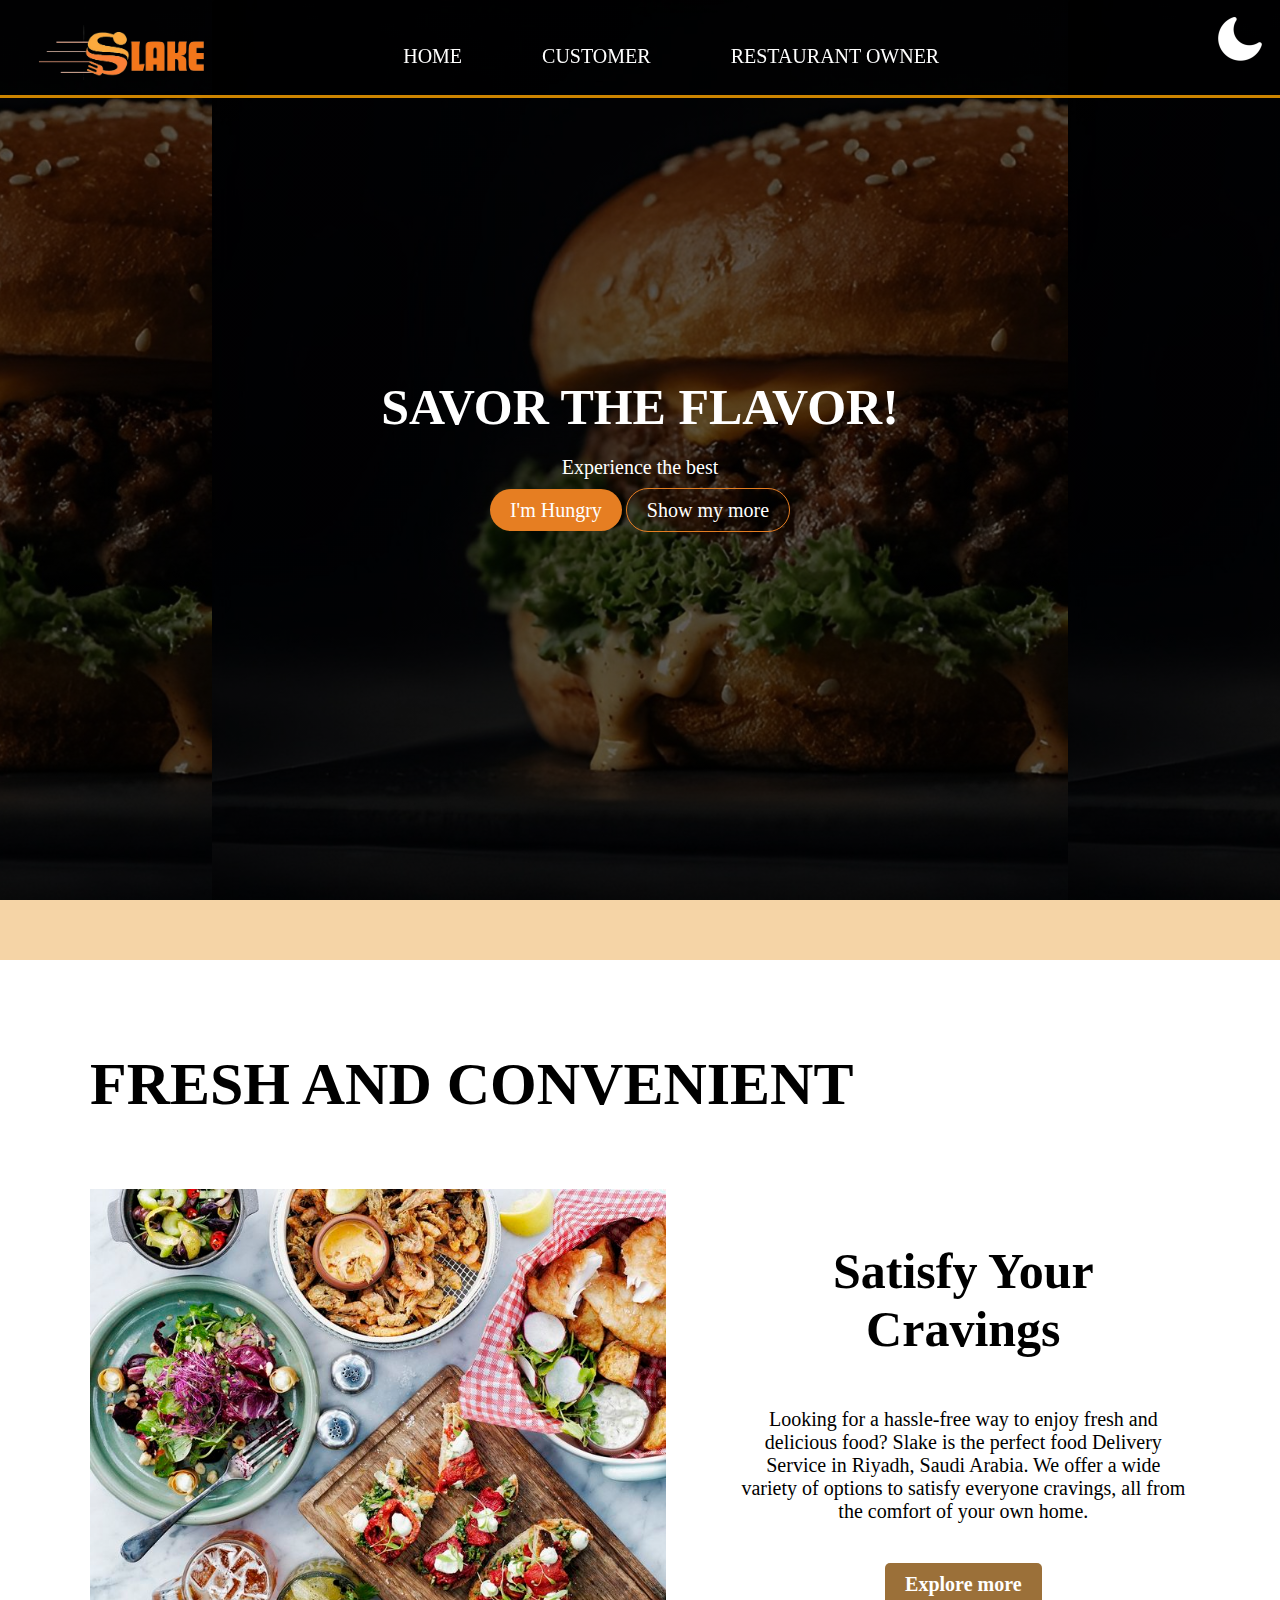
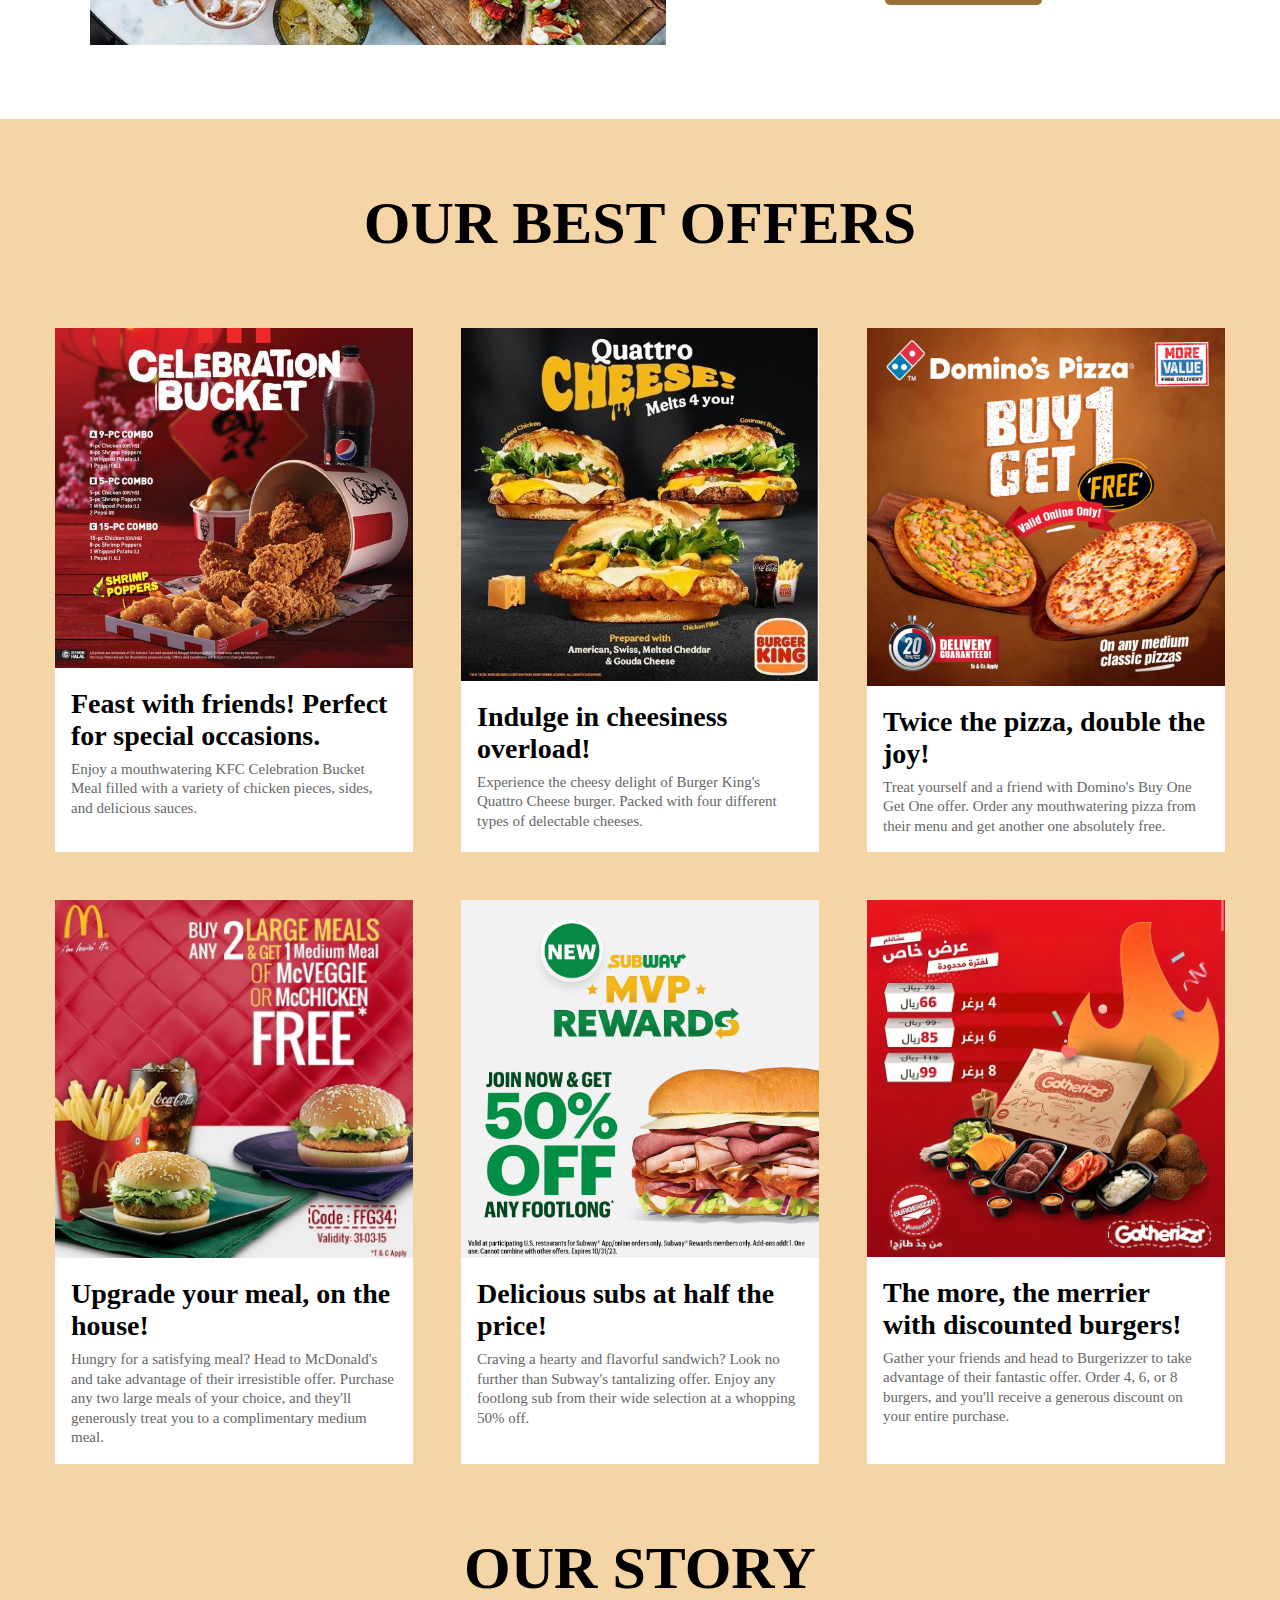
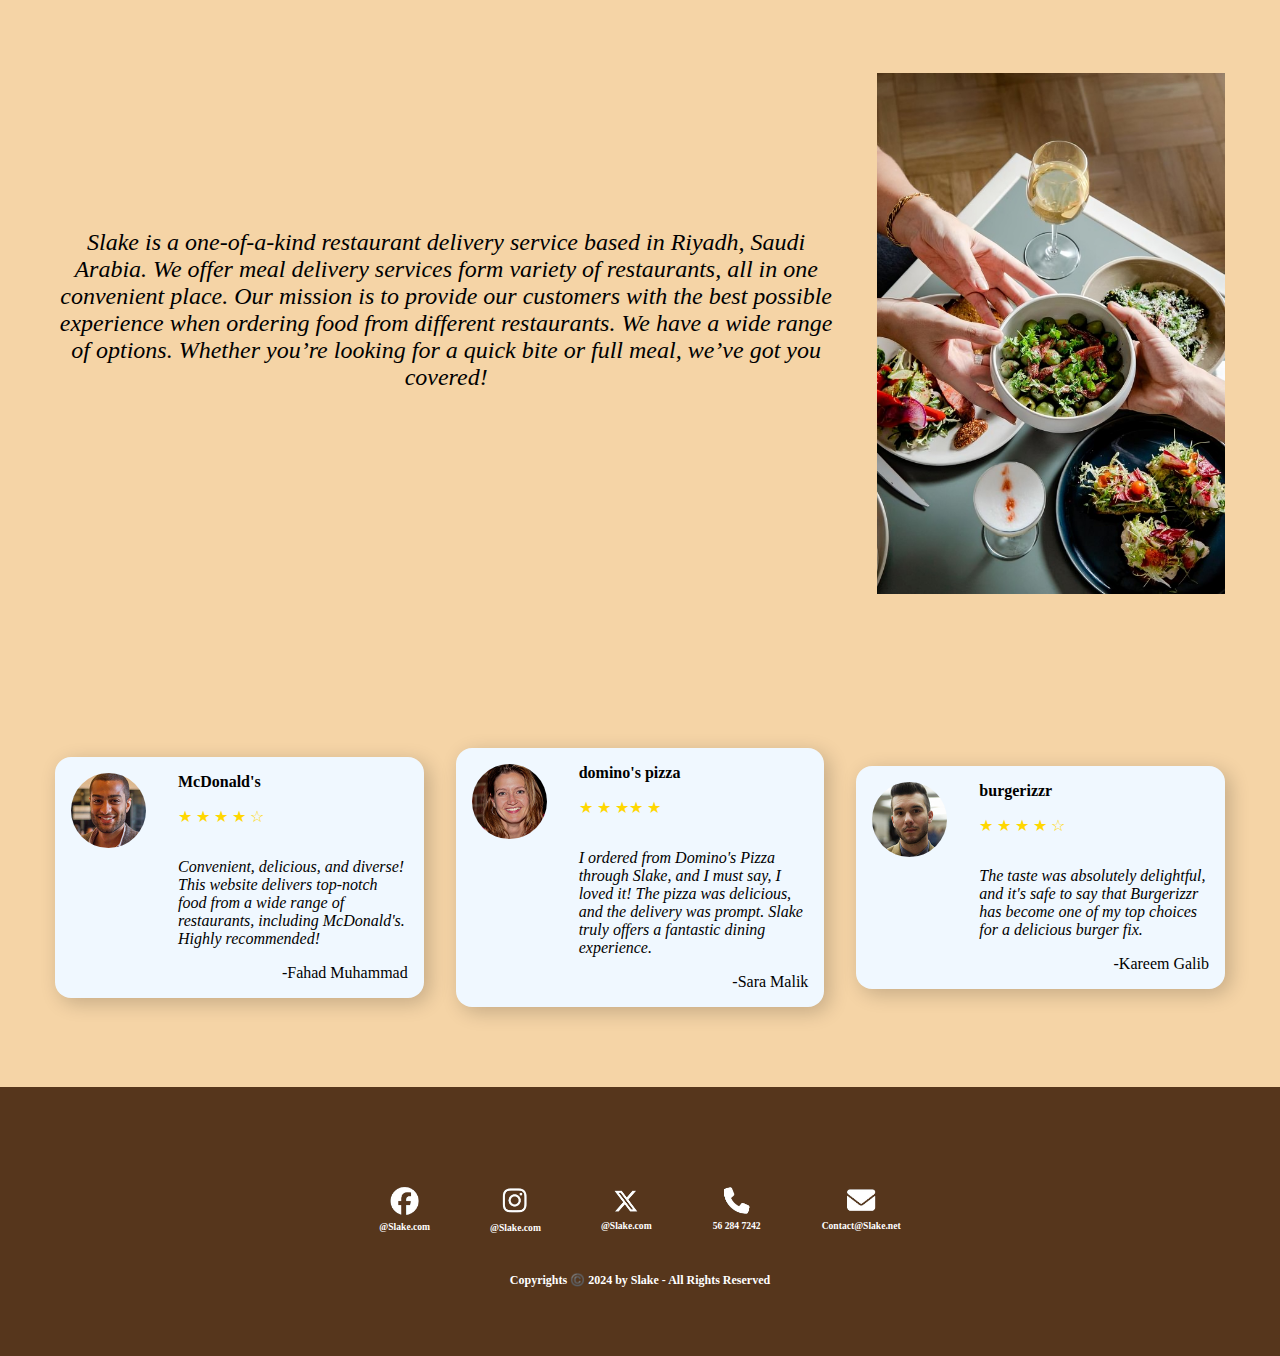
<file: index.html>
<!DOCTYPE html>
<html lang="en">

<head>
    <meta charset="UTF-8">
    <meta name="viewport" content="width=device-width, initial-scale=1.0">
    <title>Slake</title>
    <link rel="stylesheet" href="HomePageStyle.css">
	<script src="JavaScHome.js"></script>
</head>

<body>
    <!-- header -->
    <header>
        <div class="logo">
            <img src="images/Logo.png" alt="Logo">
        </div>
        <div class="links">
            <nav>
                <ul>
                    <li><a href="index.html" class="active">Home</a></li>
                    <li><a href="Customer.html">Customer</a></li>
                    <li><a href="Owner Dashboard-page.html">Restaurant Owner</a></li>
                </ul>
            </nav>
        </div>
		<button id="darkModeButton" class="transparent-bg"></button>
    </header>
	
    <!-- main -->
    <main>
        <!-- Landing page -->
        <section class="landing">
            <div class="content">
                <h1>SAVOR THE FLAVOR!</h1>
                <p>Experience the best</p>
                <a id="goToOffers" href="#theOffers" class="firstBtn">I'm Hungry</a>
                <a id="goToOurStory" href="#ourStory1" class="secondBtn"> Show my more</a>
            </div>
        </section>
        <!-- backgraond -->
        <section class="backgraond">
            <!-- start the second section -->
            <div class="layer"></div>
            <div class="secondSection">
                <div class="title">
                    <h2>FRESH AND
                        CONVENIENT</h2>
                </div>
                <div class="content">
                    <div class="image">
                        <img src="images/Life.jpg" alt="">
                    </div>
                    <div class="text">
                        <h4>Satisfy Your Cravings</h4>
                        <p>Looking for a hassle-free way to enjoy fresh and delicious
                            food? Slake is the perfect food Delivery Service in Riyadh,
                            Saudi Arabia. We offer a wide variety of options to satisfy
                            everyone cravings, all from the comfort of your own home.</p>
                        <a href="Customer.html">Explore more</a>
                    </div>
                </div>
            </div>

            <!-- start the third section -->
            <div class="ourBest" id="theOffers">
                <h1>OUR BEST OFFERS</h1>
                <div class="card container">
                    <div class="offersitem">
                        <div class="offer">
                          <a href="Restrunt-page.html">
                            <img class="img-fluid" src="images/1offer.jpg" alt="1offer" width="300" height="300">
                          </a>
                          <div class=" offercontent">
                            <h3>Feast with friends! Perfect for special occasions.</h3>
                            <p>Enjoy a mouthwatering KFC Celebration Bucket Meal filled with a variety of chicken pieces, sides,
                              and delicious sauces.
                            </p>
                          </div>
                        </div>
        
                        <div class="offer">
                          <a href="Restrunt-page.html">
                            <img class="img-fluid" src="images/2offer.jpg" alt="2offer" width="300" height="300">
                          </a>
                          <div class=" offercontent">
                            <h3>Indulge in cheesiness overload!</h3>
                            <p>Experience the cheesy delight of Burger King's Quattro Cheese burger. Packed with four different
                              types of delectable cheeses.
                            </p>
                          </div>
                        </div>
        
        
                        <div class="offer">
        
                          <a href="Restrunt-page.html">
                            <img class="img-fluid" src="images/3offer.jpg" alt="3offer" width="300" height="300">
                          </a>
                          <div class=" offercontent">
                            <h3>Twice the pizza, double the joy!</h3>
                            <p>Treat yourself and a friend with Domino's Buy One Get One offer. Order any mouthwatering pizza
                              from their menu and get another one absolutely free.
                            </p>
                          </div>
                        </div>
        
        
                        <div class="offer">
                          <a href="Restrunt-page.html">
                            <img class="img-fluid" src="images/4offer.png" alt="4offer" width="300" height="300">
                          </a>
        
                          <div class=" offercontent">
                            <h3>Upgrade your meal, on the house!</h3>
                            <p>Hungry for a satisfying meal? Head to McDonald's and take advantage of their irresistible offer.
                              Purchase any two large meals of your choice, and they'll generously treat you to a complimentary
                              medium meal.
                            </p>
                          </div>
                        </div>
        
                        <div class="offer">
                          <a href="Restrunt-page.html">
                            <img class="img-fluid" src="images/5offer.jpg" alt="5offer" width="300" height="300">
                          </a>
        
                          <div class=" offercontent">
                            <h3>Delicious subs at half the price!</h3>
                            <p> Craving a hearty and flavorful sandwich? Look no further than Subway's tantalizing offer. Enjoy
                              any footlong sub from their wide selection at a whopping 50% off.
                            </p>
                          </div>
                        </div>
        
        
                        <div class="offer">
                          <a href="Restrunt-page.html">
                            <img class="img-fluid" src="images/6offer.png" alt="6offer" width="300" height="300">
                          </a>
        
                          <div class=" offercontent">
                            <h3>The more, the merrier with discounted burgers!</h3>
                            <p>Gather your friends and head to Burgerizzer to take advantage of their fantastic offer. Order 4,
                              6, or 8 burgers, and you'll receive a generous discount on your entire purchase.
                            </p>
                          </div>
                        </div>
                      </div>
                </div>
            </div>
            <div id="ourStory1" class="ourStory">
                <div class="container">
                <div class="title">
                    <h2>OUR STORY</h2>
                </div>
                <div class="content">
                    <div class="text">
                        <p><em>Slake is a one-of-a-kind restaurant delivery service based in Riyadh, Saudi Arabia. We offer meal delivery services form variety of restaurants, all in one convenient place. Our mission is to provide our customers with the best possible experience when ordering food from different restaurants. We have a wide range of options. Whether you’re looking for a quick bite or full meal, we’ve got you covered!</em>
                        </p>
                    </div>
                    <div class="image">
                        <img src="images/share.png" alt="">
                    </div>
                </div>
            </div>
        </div>
            <div class="customer">
                <div class="container">
                    

        <div class="container__right">
          <div class="card">
            <img src="images/customer-1.jpg" alt="user" />
            <div class="card__content">
              <h4>McDonald's</h4>
              <div class="rating">
                <span class="star">&#9733;</span>
                <span class="star">&#9733;</span>
                <span class="star">&#9733;</span>
                <span class="star">&#9733;</span>
                <span class="star">&#9734;</span>
              </div>
              <span><i class="ri-double-quotes-l"></i></span>
              <div class="card__details">
                <p>
                  Convenient, delicious, and diverse! This website delivers top-notch food from a wide range of
                  restaurants, including McDonald's. Highly recommended!
                </p>
                <h4>-Fahad Muhammad</h4>
              </div>
            </div>
          </div>


          <div class="card">
            <img src="images/customer-2.jpg" alt="user" />
            <div class="card__content">
              <h4>domino's pizza</h4>
              <div class="rating">
                <span class="star">&#9733;</span>
                <span class="star">&#9733;</span>
                <span class="star">&#9733;</span><span class="star">&#9733;</span>
                <span class="star">&#9733;</span>
              </div>
              <span><i class="ri-double-quotes-l"></i></span>
              <div class="card__details">
                <p>
                  I ordered from Domino's Pizza through Slake, and I must say, I loved it! The pizza was delicious, and
                  the delivery was prompt. Slake truly offers a fantastic dining experience.
                </p>
                <h4>-Sara Malik</h4>
              </div>
            </div>
          </div>
          <div class="card">
            <img src="images/customer-3.jpg" alt="user" />
            <div class="card__content">
              <h4>burgerizzr</h4>
              <div class="rating">
                <span class="star">&#9733;</span>
                <span class="star">&#9733;</span>
                <span class="star">&#9733;</span>
                <span class="star">&#9733;</span>
                <span class="star">&#9734;</span>
              </div>
              <span><i class="ri-double-quotes-l"></i></span>
              <div class="card__details">
                <p>
                  The taste was absolutely delightful, and it's safe to say that Burgerizzr has become one of my top
                  choices for a delicious burger fix.</p>
                <h4>-Kareem Galib</h4>
              </div>
            </div>
          </div>
        </div>
      </div>
    </div>
    
                </div>
            </div>
        </section>
    </main>

    <!-- footer -->
    <footer>
        <div class="footercontainer">
    
    
          <ul>
            <li class="nav-item">
              <a href="#">
                <img src="images/facebook.png" alt="Facebook" class="nav-link" />
                <span class="social-text">@Slake.com</span>
              </a>
            </li>
            <li class="nav-item">
              <a href="#">
                <img src="images/insta.png" alt="Instagram" class="nav-link" />
                <span class="social-text">@Slake.com</span>
              </a>
            </li>
            <li class="nav-item">
              <a href="#">
                <img src="images/X.png" alt="Twitter" class="nav-link" />
                <span class="social-text">@Slake.com</span>
              </a>
            </li>
            <li class="nav-item">
              <a href="#">
                <img src="images/telephone.png" alt="telephone" class="nav-link" />
                <span class="social-text">56 284 7242</span>
              </a>
            </li>
    
            <li class="nav-item">
              <a href="#">
                <img src="images/message.png" alt="message" class="nav-link" />
                <span class="social-text">Contact@Slake.net
                </span>
              </a>
            </li>
          </ul>
    
    
          <p class="text-sm-center">Copyrights ©️ 2024 by Slake - All Rights Reserved</p>
        </div>
      </footer>
</body>

</html>
</file>
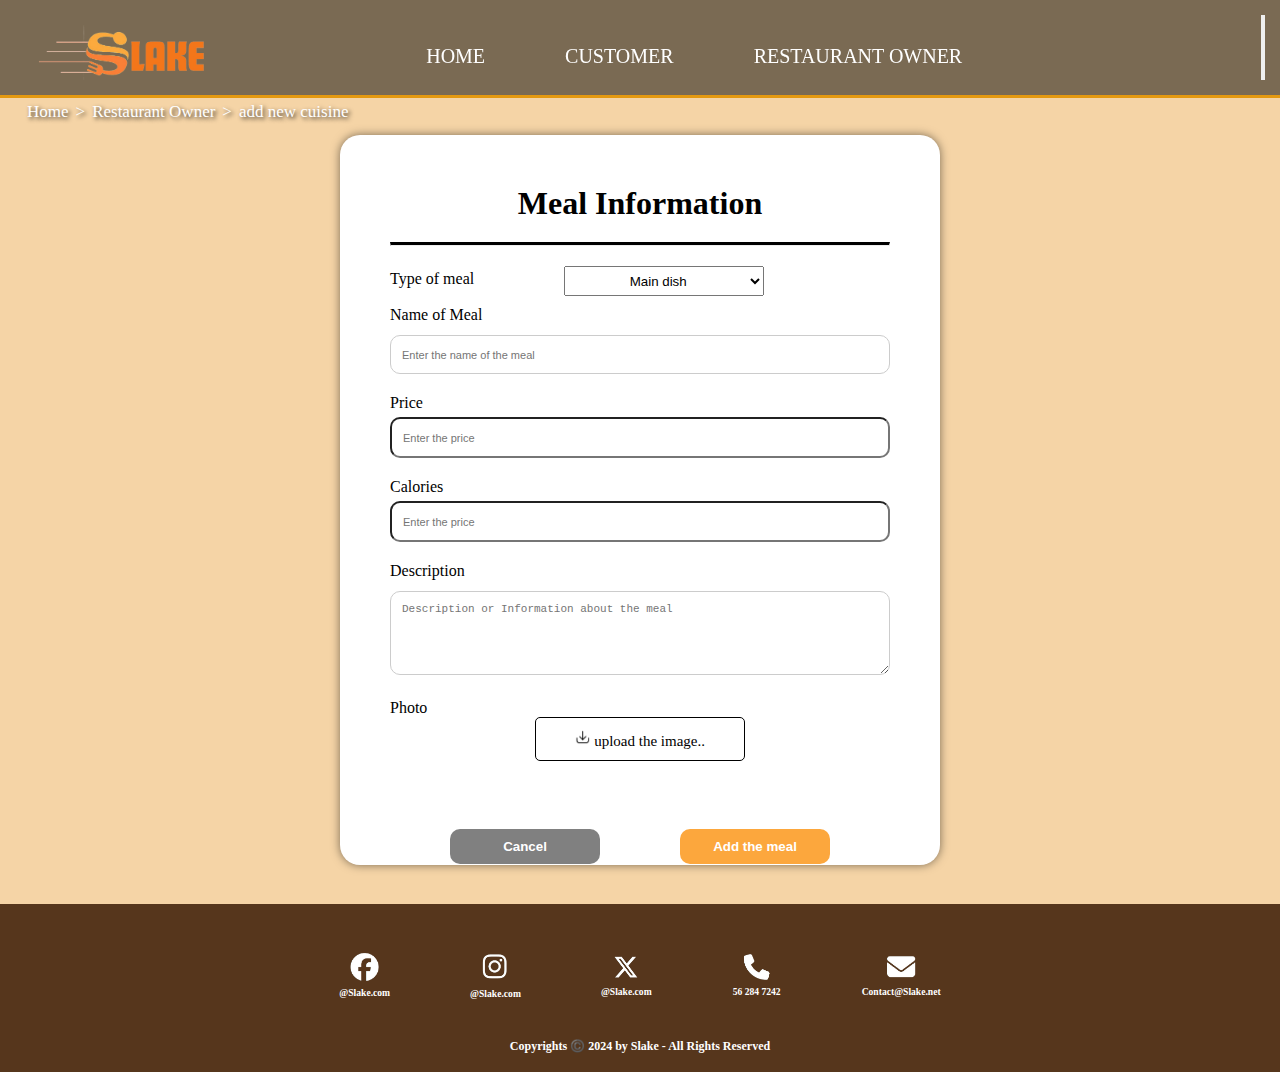
<file: addNweCuisine.html>
<!DOCTYPE html>


<html>
<head>
    <title>add New Cuisine</title>
	
        <link rel="stylesheet" href="Style.css">
		<script src="JavaSc-addnewCusine.js"></script>
		<script src="JavaScHome.js"></script>
</head>

<body>

    <header>
        <div class="logo">
            <img src="images/Logo.png" alt="Logo">
        </div>
        <div class="links">
            <nav>
                <ul>
                    <li><a href="index.html" class="active">Home</a></li>
                    <li><a href="Customer.html">Customer</a></li>
                    <li><a href="Owner Dashboard-page.html">Restaurant Owner</a></li>
                </ul>
            </nav>
        </div>
		<button id="darkModeButton" class="transparent-bg"></button>
    </header>

<main>

		<div class="path">
            <p><a href="index.html">Home</a>><a href="Owner Dashboard-page.html">Restaurant Owner</a>><a href="addNweCuisine.html">add new cuisine</a></p>
        </div>
    <section class="formNewCuis">
    <h1>Meal Information</h1>
    <hr>
	
    <div class="listypeMeal">
      <label for="typeOfMeal">Type of meal</label>
      <select id="typeOfMeal" name="typeOfMeal">
          <option value="Main dish">Main dish</option>
          <option value="Kids meal">Kids meal</option>
          <option value="Side dishes">Side dishes</option>
      </select>
      
    </div>
	

    <form id="contactForm" onsubmit="extractFormData(); return false;">
      <label for="mealName">Name of Meal</label>
		<input type="text" id="mealName" name="mealName" placeholder="Enter the name of the meal" required>
      
      <label for="mealPrice">Price</label>
		<input type="number" id="mealPrice" name="mealPrice" placeholder="Enter the price" required>
      
      <label for="mealCalories">Calories</label>
		<input type="number" id="mealCalories" name="mealCalories" placeholder="Enter the price" required>
      
      <label for="mealDescription">Description</label>
		<textarea id="mealDescription" name="mealDescription" rows="4" placeholder="Description or Information about the meal" required></textarea>
		
	<p class="desPhoto">Photo</p>
	<div class="buttonDown">
    <label for="mealPhoto" class="custom-file-upload">
        <img src="images/Icondown.PNG" alt="Photodownload"> upload the image..</label>
    <input type="file" id="mealPhoto" name="mealPhoto">
	</div>
	 
      <input type="submit" value="Add the meal"  id="submitBtn">
      <input type="reset" value="Cancel" id="cancelBtn">


    </form>
	
  </section>
</main>

	
	 
<footer>
  <div class="footercontainer">
  

  <ul>
    <li class="nav-item">
      <a href="#">
        <img src="images/facebook.png" alt="Facebook" class="nav-link" />
        <span class="social-text">@Slake.com</span>
      </a>
    </li>
    <li class="nav-item">
      <a href="#">
        <img src="images/insta.png" alt="Instagram" class="nav-link" />
        <span class="social-text">@Slake.com</span>
      </a>
    </li>
    <li class="nav-item">
      <a href="#">
        <img src="images/X.png" alt="Twitter" class="nav-link" />
        <span class="social-text">@Slake.com</span>
      </a>
    </li>
    <li class="nav-item">
      <a href="#">
        <img src="images/telephone.png" alt="telephone" class="nav-link" />
        <span class="social-text">56 284 7242</span>
      </a>
    </li>
    
    <li class="nav-item">
      <a href="#">
        <img src="images/message.png" alt="message" class="nav-link" />
        <span class="social-text">Contact@Slake.net
        </span>
      </a>
    </li>
  </ul>


<p class="text-sm-center">Copyrights ©️ 2024 by Slake - All Rights Reserved</p>
</div>
  </footer>

</body>



</html>
</file>
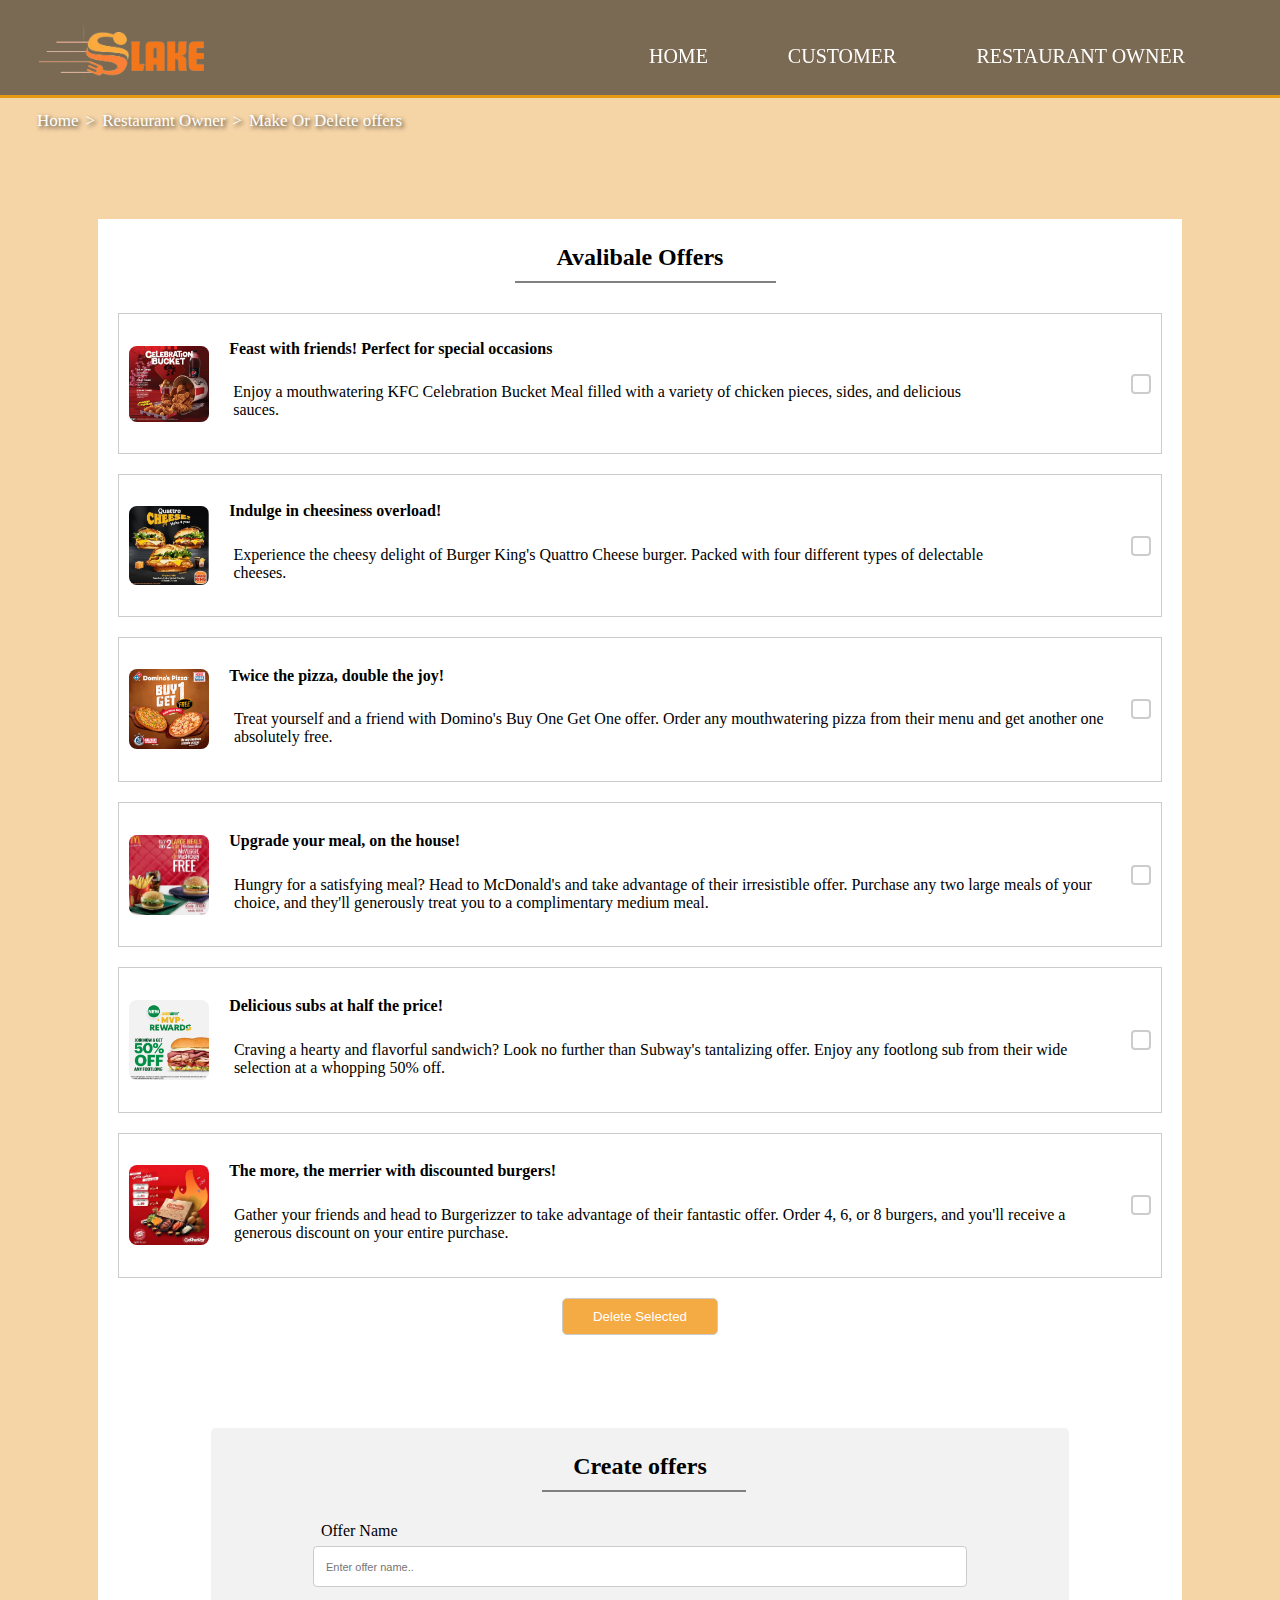
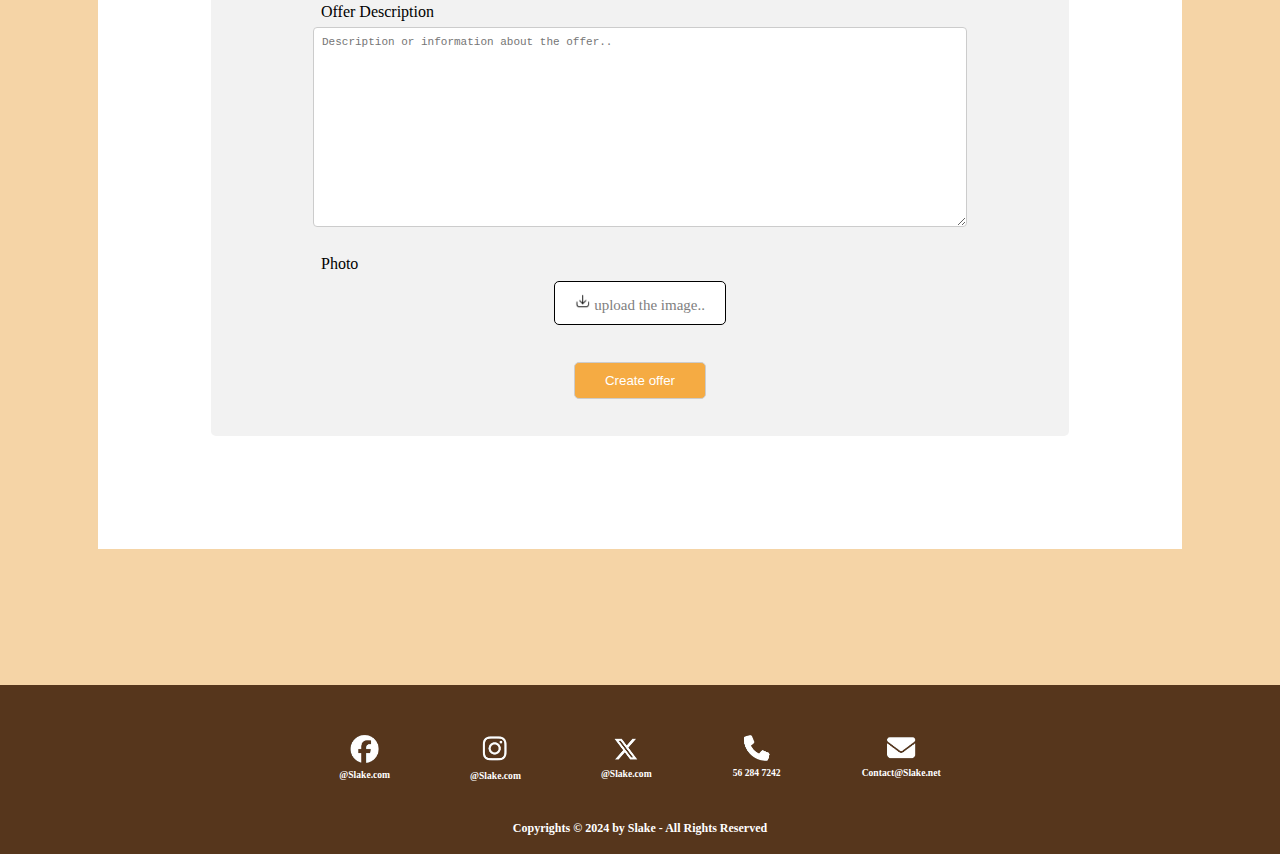
<file: Avalible offer.html>
<!DOCTYPE html>

<html>
<head>
    <title>Avalibale offer</title>
        <link rel="stylesheet" href="Style.css">
		<script src="JavaScHome.js"></script>
        
</head>


    <header>
                <div class ="logo">
                <img src="images/Logo.png" alt="Logo" >
            </div>

                <div class = "links">
                    <nav>
                        <ul>
                          <li><a href="index.html" class="active">Home</a></li>
                          <li><a href="Customer.html">Customer</a></li>
                          <li><a href="Owner Dashboard-page.html">Restaurant Owner</a></li>
                        </ul>
                      </nav>
                     
                </div>
      </header>
<body>
<main>

    
  
  <div class="All-offerpage">
    <div class="path">
         <p><a href="index.html">Home</a>><a href="Owner Dashboard-page.html">Restaurant Owner</a>><a href="Avalible offer.html">Make Or Delete offers</a></p>
     </div>






  <!--header of offers -->
    <div class="offersAv">

      <h2 class="card-section-name">Avalibale Offers</h2>
      <hr class="hr-line">
      

<!--offer card-->
<div class="offer-card">

  <div class="offer-sections">
    <img src="images/1offer.jpg" alt="" class="offer-img">
  </div>
  
  <div class="offer-sections">
    <p class="offer-name">Feast with friends! Perfect for special occasions</p>
    <p class="offer-p">Enjoy a mouthwatering KFC Celebration Bucket Meal filled with a variety of chicken pieces, sides, and delicious sauces.</p>
  </div>
  
  <div class="offer-sections">
    <label>
      <input type="checkbox" class="offer-checkbox">
    </label>
  </div>
  
</div>
<!--End offer card-->

     <!--offer card-->
<div class="offer-card">

  <div class="offer-sections">
    <img src="images/2offer.jpg" alt="" class="offer-img">
  </div>
  
  <div class="offer-sections">
    <p class="offer-name">Indulge in cheesiness overload!</p>
    <p class="offer-p">Experience the cheesy delight of Burger King's Quattro Cheese burger. Packed with four different types of delectable cheeses.</p>
  </div>
  
  <div class="offer-sections">
    <label>
      <input type="checkbox" class="offer-checkbox">
    </label>
  </div>
  
</div>
<!--End offer card-->

<!--offer card-->
<div class="offer-card">

  <div class="offer-sections">
    <img src="images/3offer.jpg" alt="" class="offer-img">
  </div>
  
  <div class="offer-sections">
    <p class="offer-name">Twice the pizza, double the joy!</p>
    <p class="offer-p">Treat yourself and a friend with Domino's Buy One Get One offer. Order any mouthwatering pizza from their menu and get another one absolutely free.</p>
  </div>
  
  <div class="offer-sections">
    <label>
      <input type="checkbox" class="offer-checkbox">
    </label>
  </div>
  
</div>
<!--End offer card-->

<!--offer card-->
<div class="offer-card">

  <div class="offer-sections">
    <img src="images/4offer.png" alt="" class="offer-img">
  </div>
  
  <div class="offer-sections">
    <p class="offer-name">Upgrade your meal, on the house!</p>
    <p class="offer-p" >Hungry for a satisfying meal? Head to McDonald's and take advantage of their irresistible offer. Purchase any two large meals of your choice, and they'll generously treat you to a complimentary medium meal.</p>
  </div>
  
  <div class="offer-sections">
    <label>
      <input type="checkbox" class="offer-checkbox">
    </label>
  </div>
  
</div>
<!--End offer card-->

     <!--offer card-->
     <div class="offer-card">

      <div class="offer-sections">
        <img src="images/5offer.jpg" alt="" class="offer-img">
      </div>
      
      <div class="offer-sections">
        <p class="offer-name">Delicious subs at half the price!</p>
        <p class="offer-p">Craving a hearty and flavorful sandwich? Look no further than Subway's tantalizing offer. Enjoy any footlong sub from their wide selection at a whopping 50% off.</p>
      </div>
      
      <div class="offer-sections">
        <label>
          <input type="checkbox" class="offer-checkbox">
        </label>
      </div>
      
    </div>
    <!--End offer card-->

         <!--offer card-->
<div class="offer-card">

  <div class="offer-sections">
    <img src="images/6offer.png" alt="" class="offer-img">
  </div>
  
  <div class="offer-sections">
    <p class="offer-name">The more, the merrier with discounted burgers!</p>
    <p class="offer-p">Gather your friends and head to Burgerizzer to take advantage of their fantastic offer. Order 4, 6, or 8 burgers, and you'll receive a generous discount on your entire purchase.</p>
  </div>
  
  <div class="offer-sections">
    <label>
      <input type="checkbox" class="offer-checkbox">
    </label>
  </div>
  
</div>
<!--End offer card-->



     <!--button for page -->
<div class="offers-button-page" id="offers-page-button">
 
  <button type="submit" class="Delete-Selected">Delete Selected</button>
 
<!--End--button for page -->
    </div>
    
    
    <div class="offersAv">
     
   
      <div class="Createoffers-section">
        <form >
          <h2 class="card-section-name">Create offers</h2>
          <hr class="hr-line"> 

          <label class="offer-label" for="fname">Offer Name</label>
          <input type="text" class="offer-label" id="fname" name="firstname" placeholder="Enter offer name.." >
      
          <label for="subject" class="offer-label">Offer Description</label>
          <textarea id="subject" class="offer-label" name="subject" placeholder="Description or information about the offer.." style= "height:200px;"></textarea>
      
      
         
          <p class="desPhoto offer-label">Photo</p>
          <div class="buttonDown">
            <label for="mealPhoto" class="custom-file-upload">
                <img src="images/Icondown.PNG" alt="Photodownload"> upload the image..</label>
            <input type="file" id="mealPhoto" name="mealPhoto">
          </div>
      
          
          <button type="submit" class="create-offer" style="display: block; margin: 2% auto;">Create offer</button>
        </form>
      </div>

    </div>
</div>
</div>
</main>
    <footer>
    <div class="footercontainer">
    

    <ul class="nav navbar-nav social">
      <li class="nav-item">
        <a href="#">
          <img src="images/facebook.png" alt="Facebook" class="nav-link" />
          <span class="social-text">@Slake.com</span>
        </a>
      </li>
      <li class="nav-item">
        <a href="#">
          <img src="images/insta.png" alt="Instagram" class="nav-link" />
          <span class="social-text">@Slake.com</span>
        </a>
      </li>
      <li class="nav-item">
        <a href="#">
          <img src="images/X.png" alt="Twitter" class="nav-link" />
          <span class="social-text">@Slake.com</span>
        </a>
      </li>
      <li class="nav-item">
        <a href="#">
          <img src="images/telephone.png" alt="telephone" class="nav-link" />
          <span class="social-text">56 284 7242</span>
        </a>
      </li>
      
      <li class="nav-item">
        <a href="#">
          <img src="images/message.png" alt="message" class="nav-link" />
          <span class="social-text">Contact@Slake.net
          </span>
        </a>
      </li>
    </ul>
  

<p class="text-sm-center">Copyrights © 2024 by Slake - All Rights Reserved</p>
</div>
    </footer>
    <script src="makeoffer.js"></script>
</body>
</html>
</file>
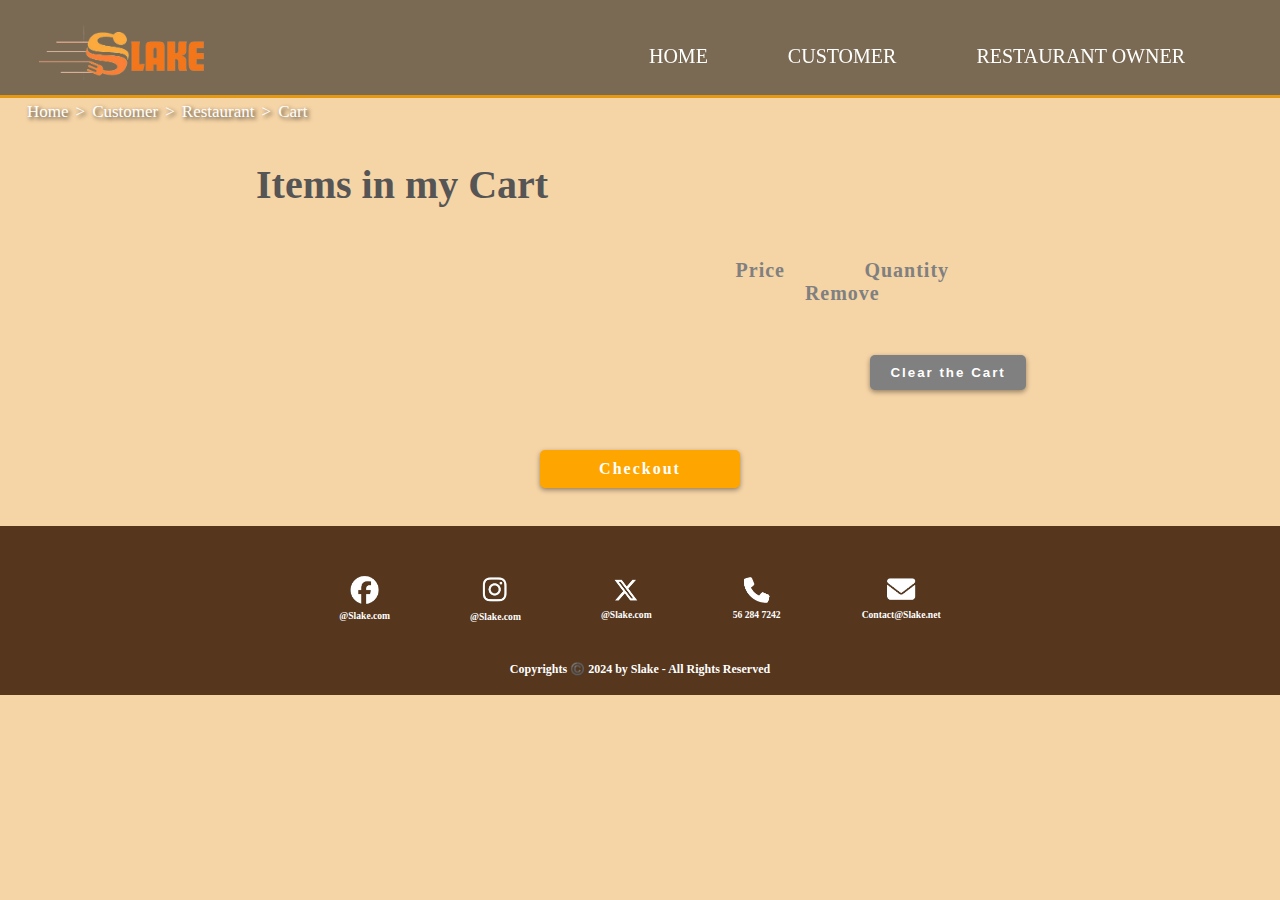
<file: CartPage.html>
<!DOCTYPE html>


<html>

<head>
  <title>Cart</title>
  <link rel="stylesheet" href="Style.css">
  <script src="JavaScHome.js"></script>
</head>

<body>
  <div class="main-wraper">
    <header>
  
  
      <div class="logo">
        <img src="images/Logo.png" alt="Logo">
      </div>
  
      <div class="links">
        <nav>
          <ul>
            <li><a href="index.html" class="active">Home</a></li>
            <li><a href="Customer.html">Customer</a></li>
            <li><a href="Owner Dashboard-page.html">Restaurant Owner</a></li>
          </ul>
        </nav>
  
      </div>
    </header>
    <main>
  
      <div class="path">
        <p><a href="index.html">Home</a>><a href="Customer.html">Customer</a>><a
            href="Restrunt-page.html">Restaurant</a>><a href="CartPage.html">Cart</a></p>
      </div>
  
      <div class="cart">
        <h2>Items in my Cart</h2>
        <div id="cartItemsContainer" class="cart-items">
          <div class="labels">
            <span class="label">Price</span>
            <span class="label">Quantity</span>
            <span class="label">Remove</span>
          </div>
          <div class="cart-content">
  
          </div>
          
        </div>
        <button class="clear-btn">Clear the Cart</button>
        <a class="checkout-btn" href="EvaluationPage.html">Checkout</a>
      </div>
  
  
    </main>
  
    <footer>
      <div class="footercontainer">
  
  
        <ul>
          <li class="nav-item">
            <a href="#">
              <img src="images/facebook.png" alt="Facebook" class="nav-link" />
              <span class="social-text">@Slake.com</span>
            </a>
          </li>
          <li class="nav-item">
            <a href="#">
              <img src="images/insta.png" alt="Instagram" class="nav-link" />
              <span class="social-text">@Slake.com</span>
            </a>
          </li>
          <li class="nav-item">
            <a href="#">
              <img src="images/X.png" alt="Twitter" class="nav-link" />
              <span class="social-text">@Slake.com</span>
            </a>
          </li>
          <li class="nav-item">
            <a href="#">
              <img src="images/telephone.png" alt="telephone" class="nav-link" />
              <span class="social-text">56 284 7242</span>
            </a>
          </li>
  
          <li class="nav-item">
            <a href="#">
              <img src="images/message.png" alt="message" class="nav-link" />
              <span class="social-text">Contact@Slake.net
              </span>
            </a>
          </li>
        </ul>
  
  
        <p class="text-sm-center">Copyrights ©️ 2024 by Slake - All Rights Reserved</p>
      </div>
    </footer>
  </div>

  <script src="./CartScript.js"></script>
  <script src="./ResturantScript.js"></script>
</body>

</html>
</file>
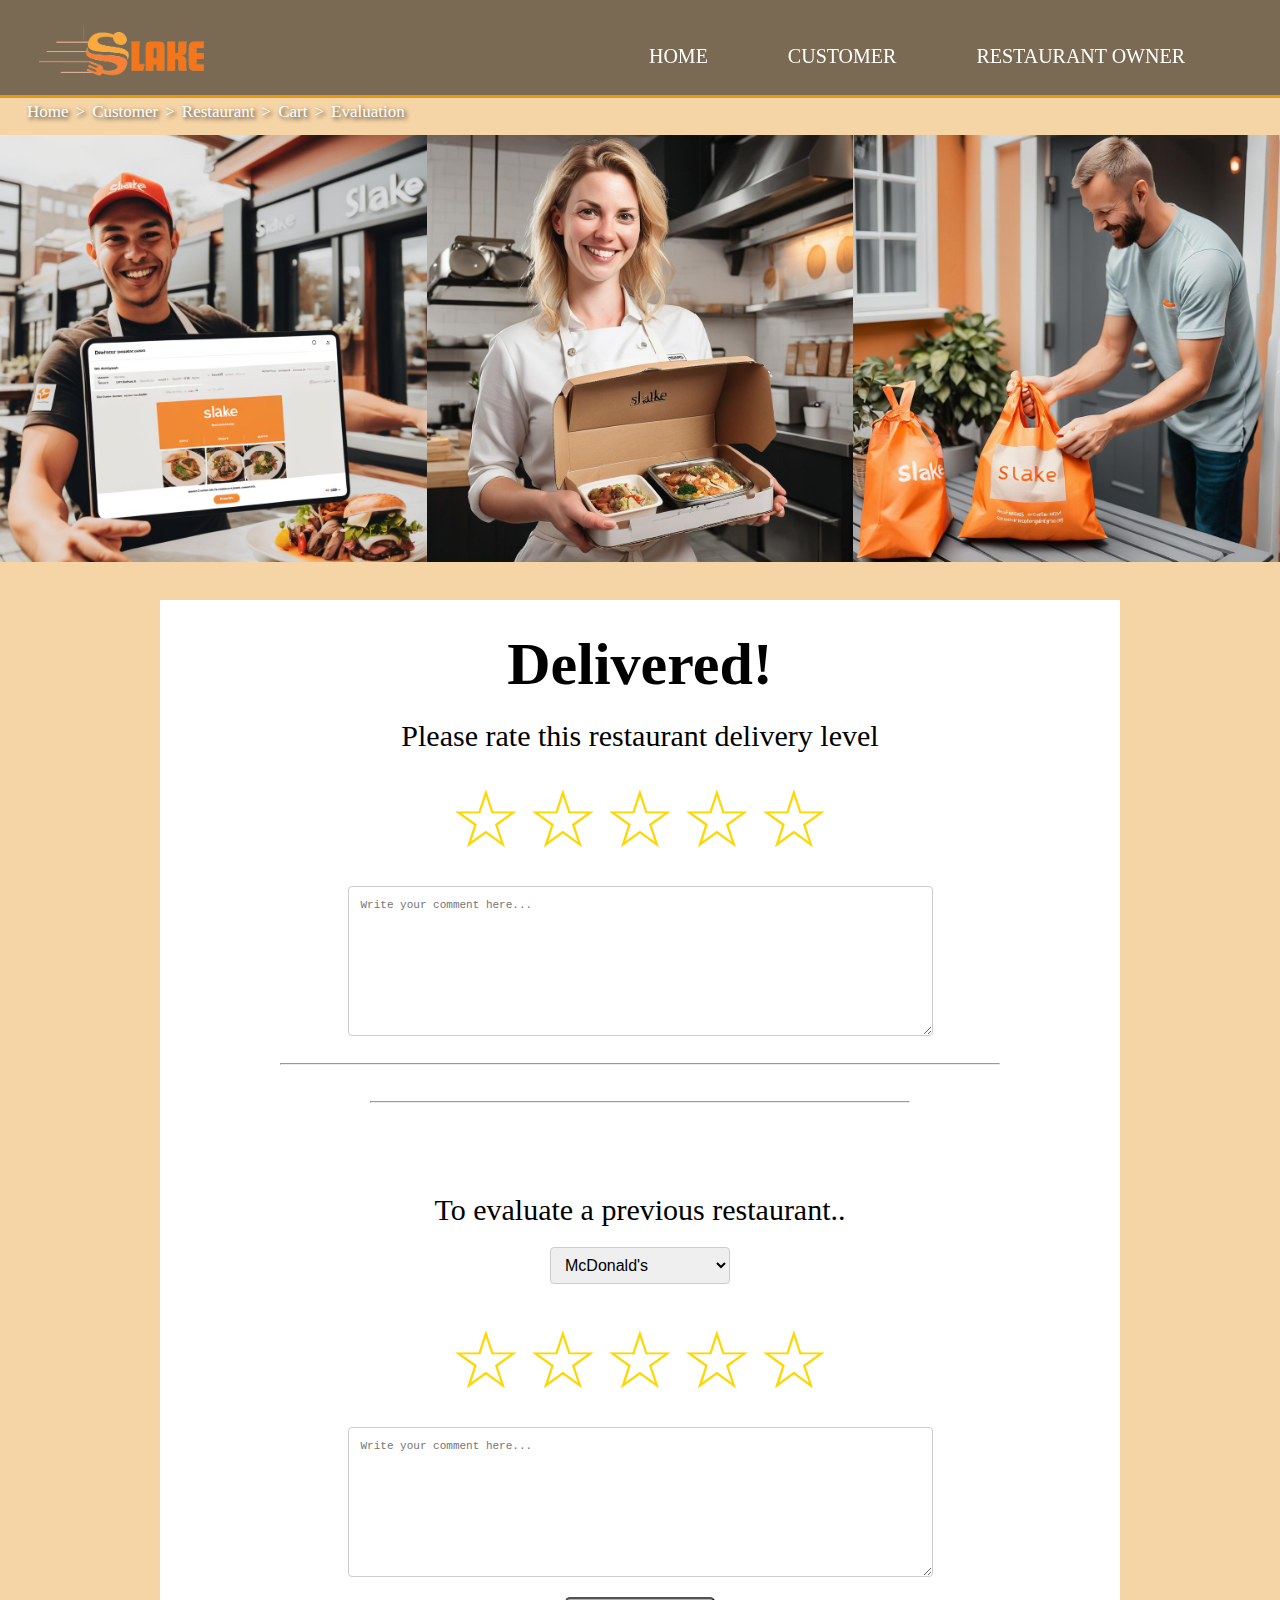
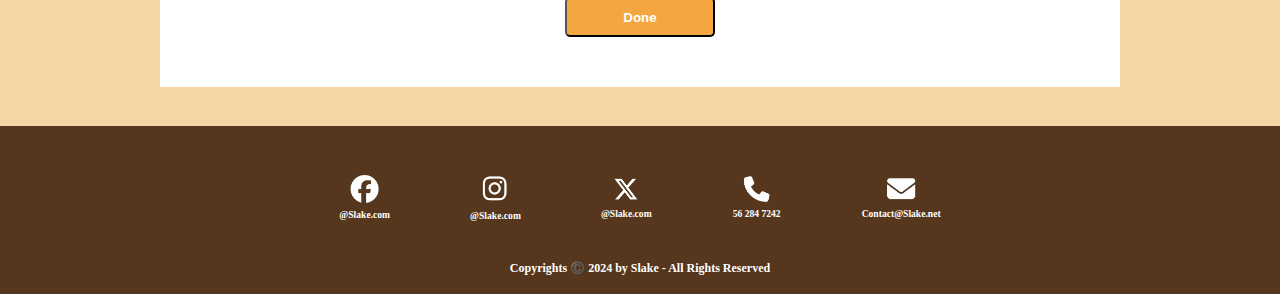
<file: EvaluationPage.html>
<!DOCTYPE html>
<html>
<head>
    <title>EvaluationPage</title>
    <link rel="stylesheet" href="Style.css">
	<script src="JavaScHome.js"></script>
  
</head>
<body>
    <header>
        <div class="logo">
            <img src="images/Logo.png" alt="Logo">
        </div>
        <div class="links">
            <nav>
                <ul>
                    <li><a href="index.html" class="active">Home</a></li>
                    <li><a href="Customer.html">Customer</a></li>
                    <li><a href="Owner Dashboard-page.html">Restaurant Owner</a></li>
                </ul>
            </nav>
        </div>
    </header>

    <main>
        <div class="path-for-theEvaluationpage">
            <div class="path">
                <p><a href="index.html">Home</a>><a href="Customer.html">Customer</a>><a href="Restrunt-page.html">Restaurant</a>><a href="CartPage.html">Cart</a>><a href="EvaluationPage.html">Evaluation</a></p>
            </div>
            <div class="image-row">
                <img src="images/evalutionpage.jpg" alt="Image 1">
                <img src="images/eval.jpg" alt="Image 2">
                <img src="images/evalutionpage2.jpg" alt="Image 3">
            </div>
        </div>
        
        <form class="evaluation-form">
            <div class="evalutionpagecontent">
                <h1>Delivered!</h1>
                <p class="first-Paragraph">Please rate this restaurant delivery level</p>
                <div class="first-evaluation-rating evaluation-rating">
                    <div class="star" onclick="rateRestaurant(1, 'first')">&#9734;</div>
                    <div class="star" onclick="rateRestaurant(2, 'first')">&#9734;</div>
                    <div class="star" onclick="rateRestaurant(3, 'first')">&#9734;</div>
                    <div class="star" onclick="rateRestaurant(4, 'first')">&#9734;</div>
                    <div class="star" onclick="rateRestaurant(5, 'first')">&#9734;</div>
                </div>
                <textarea class="evaluation-1comment-box" name="comment1" placeholder="Write your comment here..."></textarea>
                <hr class="line-1-evaluationpage">
                <hr class="line-2-evaluationpage">
                <p class="second-Paragraph">To evaluate a previous restaurant..</p>
                <div class="list-container-evaluationpage">
                    <select id="list-evaluationpage" name="list-evaluationpage">
                        <option value="McDonald's">McDonald's</option>
                        <option value="Burger King">Burger King</option>
                        <option value="AlBaik">AlBaik</option>
                        <option value="Chick n Bun">Chick n Bun</option>
                        <option value="Domino's Pizza">Domino's Pizza</option>
                        <option value="Burgerizer">Burgerizer</option>
                        <option value="Pizza Hut">Pizza Hut</option>
                        <option value="Subway">Subway</option>
                        <option value="Kentucky Fried Chicken">Kentucky Fried Chicken</option>
                    </select>
                </div>
                <div class="second-evaluation-rating evaluation-rating">
                    <div class="star" onclick="rateRestaurant(1, 'second')">&#9734;</div>
                    <div class="star" onclick="rateRestaurant(2, 'second')">&#9734;</div>
                    <div class="star" onclick="rateRestaurant(3, 'second')">&#9734;</div>
                    <div class="star" onclick="rateRestaurant(4, 'second')">&#9734;</div>
                    <div class="star" onclick="rateRestaurant(5, 'second')">&#9734;</div>                </div>
                <textarea class="evaluation-2comment-box" name="comment2" placeholder="Write your comment here..."></textarea>
                <div class="Donebutton-evaluationpage">
                    <button type="submit" id="doneButton">Done</button>
                </div>
            </div>
        </form>
    </main>

    <footer>
        <footer>
            <div class="footercontainer">
                <ul>
                    <li class="nav-item">
                        <a href="#">
                            <img src="images/facebook.png" alt="Facebook" class="nav-link" />
                            <span class="social-text">@Slake.com</span>
                        </a>
                    </li>
                    <li class="nav-item">
                        <a href="#">
                            <img src="images/insta.png" alt="Instagram" class="nav-link" />
                            <span class="social-text">@Slake.com</span>
                        </a>
                    </li>
                    <li class="nav-item">
                        <a href="#">
                            <img src="images/X.png" alt="Twitter" class="nav-link" />
                            <span class="social-text">@Slake.com</span>
                        </a>
                    </li>
                    <li class="nav-item">
                        <a href="#">
                            <img src="images/telephone.png" alt="telephone" class="nav-link" />
                            <span class="social-text">56 284 7242</span>
                        </a>
                    </li>
                    <li class="nav-item">
                        <a href="#">
                            <img src="images/message.png" alt="message" class="nav-link" />
                            <span class="social-text">Contact@Slake.net</span>
                        </a>
                    </li>
                </ul>
                <p class="text-sm-center">Copyrights ©️ 2024 by Slake - All Rights Reserved</p>
            </div>
        </footer>
    </footer>
    <script src="EvaluationPage.js"></script>
</body>
</html>
</file>
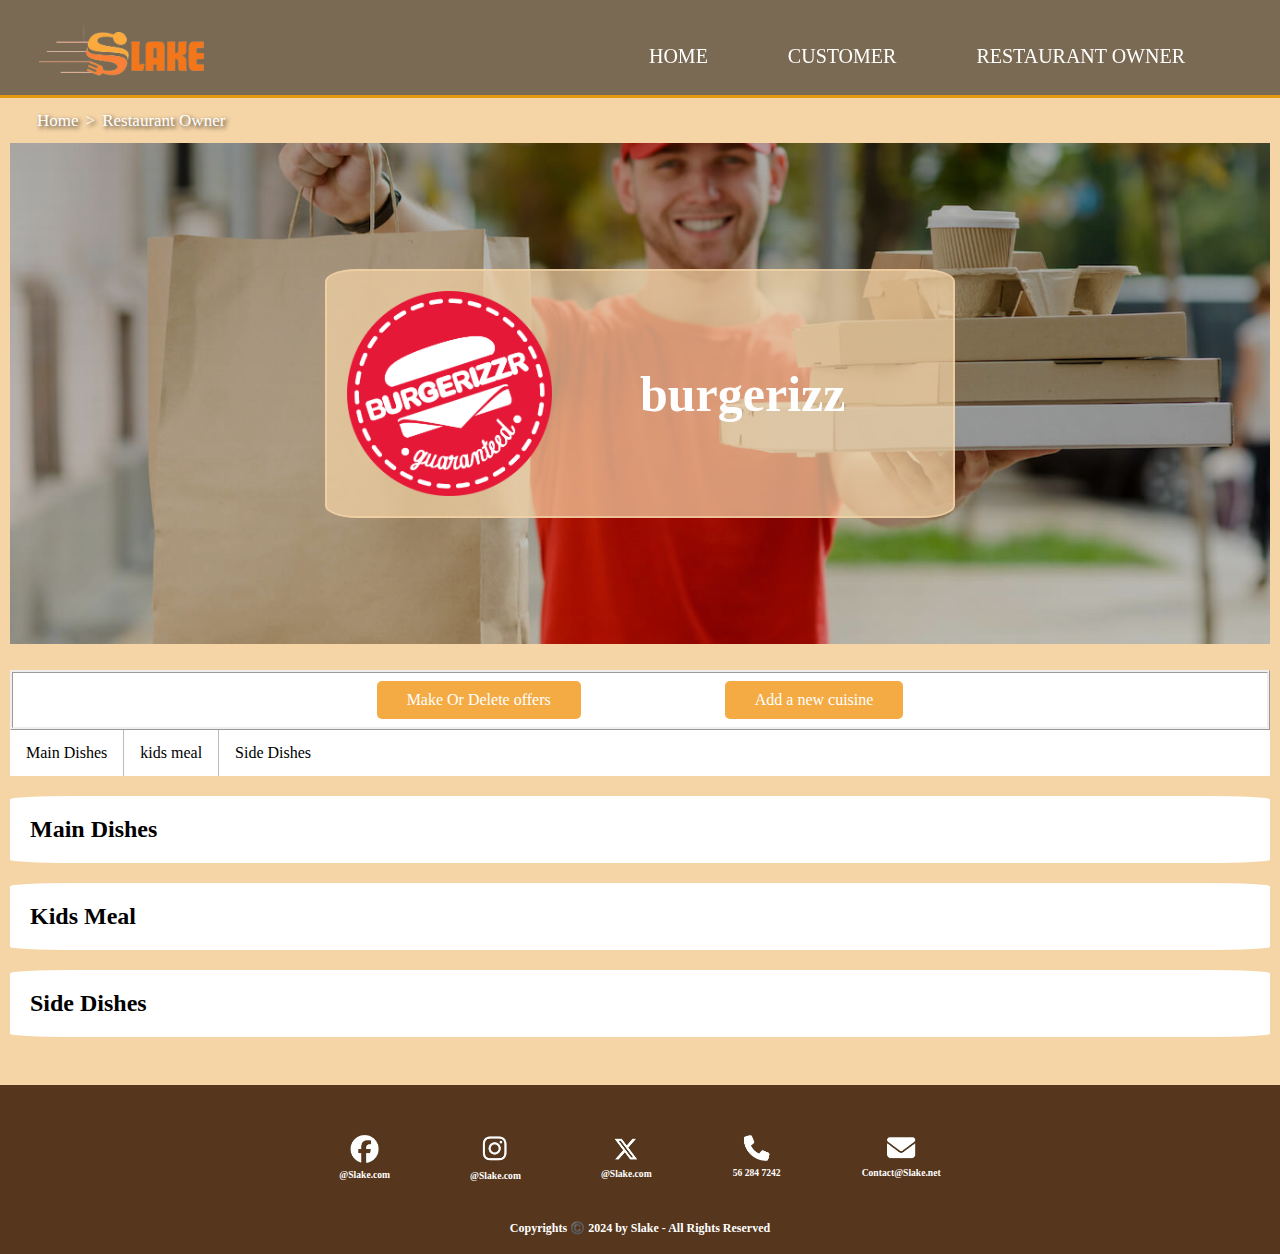
<file: Owner Dashboard-page.html>
<!DOCTYPE html>
<html>
<head>
    <title>Owner Dashboard</title>
    <link rel="stylesheet" href="Style.css">

    <script src="ownerdashboard.js"></script>
	<script src="JavaScHome.js"></script>
  
</head>
<body>
    <header>
        <div class="logo">
            <img src="images/Logo.png" alt="Logo">
        </div>
        <div class="links">
            <nav>
                <ul>
                    <li><a href="index.html" class="active">Home</a></li>
                    <li><a href="Customer.html">Customer</a></li>
                    <li><a href="Owner Dashboard-page.html">Restaurant Owner</a></li>
                </ul>
            </nav>
        </div>
    </header>
    <main>
        <div class="all-ownerpage">
            <div class="path">
                <p><a href="index.html">Home</a>><a href="Owner Dashboard-page.html">Restaurant Owner</a></p>
            </div>
            <div class="owner-page-background">
                <div class="box-owner">
                    <img id="owner-logo" src="images/Restrunt-logo.png" alt="Logo"> <!-- Add your logo here -->
                    <h1 id="owner-res-name">burgerizz</h1>
                </div>
            </div>
            <div class="section-offer-page">
                <div class="offers-button-page" id="border-offers">
                    <a href="Avalible offer.html" class="Make-Or-Delete-offers">Make Or Delete offers</a>
                    <a href="addNweCuisine.html" class="Add-cuisine">Add a new cuisine</a>
                </div>
            </div>
            <ul class="section-offer-page">
                <li class="meal-section"><a href="#MainDishes">Main Dishes</a></li>
                <li class="meal-section"><a href="#kidsmeal">kids meal</a></li>
                <li class="meal-section"><a href="#SideDishes">Side Dishes</a></li>
            </ul>

            <!-- Meals sections -->
            <div class="All-ownersections">
                <div class="owner-card" id="MainDishes">
                    <h2 class="section-name">Main Dishes</h2>
                    <div class="body-card"></div>
                </div>
                <div class="owner-card" id="kidsmeal">
                    <h2 class="section-name">Kids Meal</h2>
                    <div class="body-card"></div>
                </div>
                <div class="owner-card" id="SideDishes">
                    <h2 class="section-name">Side Dishes</h2>
                    <div class="body-card"></div>
                </div>
            </div>
        </div>
    </main>
    <footer>
        <div class="footercontainer">
        
      
        <ul>
          <li class="nav-item">
            <a href="#">
              <img src="images/facebook.png" alt="Facebook" class="nav-link" />
              <span class="social-text">@Slake.com</span>
            </a>
          </li>
          <li class="nav-item">
            <a href="#">
              <img src="images/insta.png" alt="Instagram" class="nav-link" />
              <span class="social-text">@Slake.com</span>
            </a>
          </li>
          <li class="nav-item">
            <a href="#">
              <img src="images/X.png" alt="Twitter" class="nav-link" />
              <span class="social-text">@Slake.com</span>
            </a>
          </li>
          <li class="nav-item">
            <a href="#">
              <img src="images/telephone.png" alt="telephone" class="nav-link" />
              <span class="social-text">56 284 7242</span>
            </a>
          </li>
          
          <li class="nav-item">
            <a href="#">
              <img src="images/message.png" alt="message" class="nav-link" />
              <span class="social-text">Contact@Slake.net
              </span>
            </a>
          </li>
        </ul>
      
      
      <p class="text-sm-center">Copyrights ©️ 2024 by Slake - All Rights Reserved</p>
      </div>
        </footer>
 
</body>
</html>
</file>
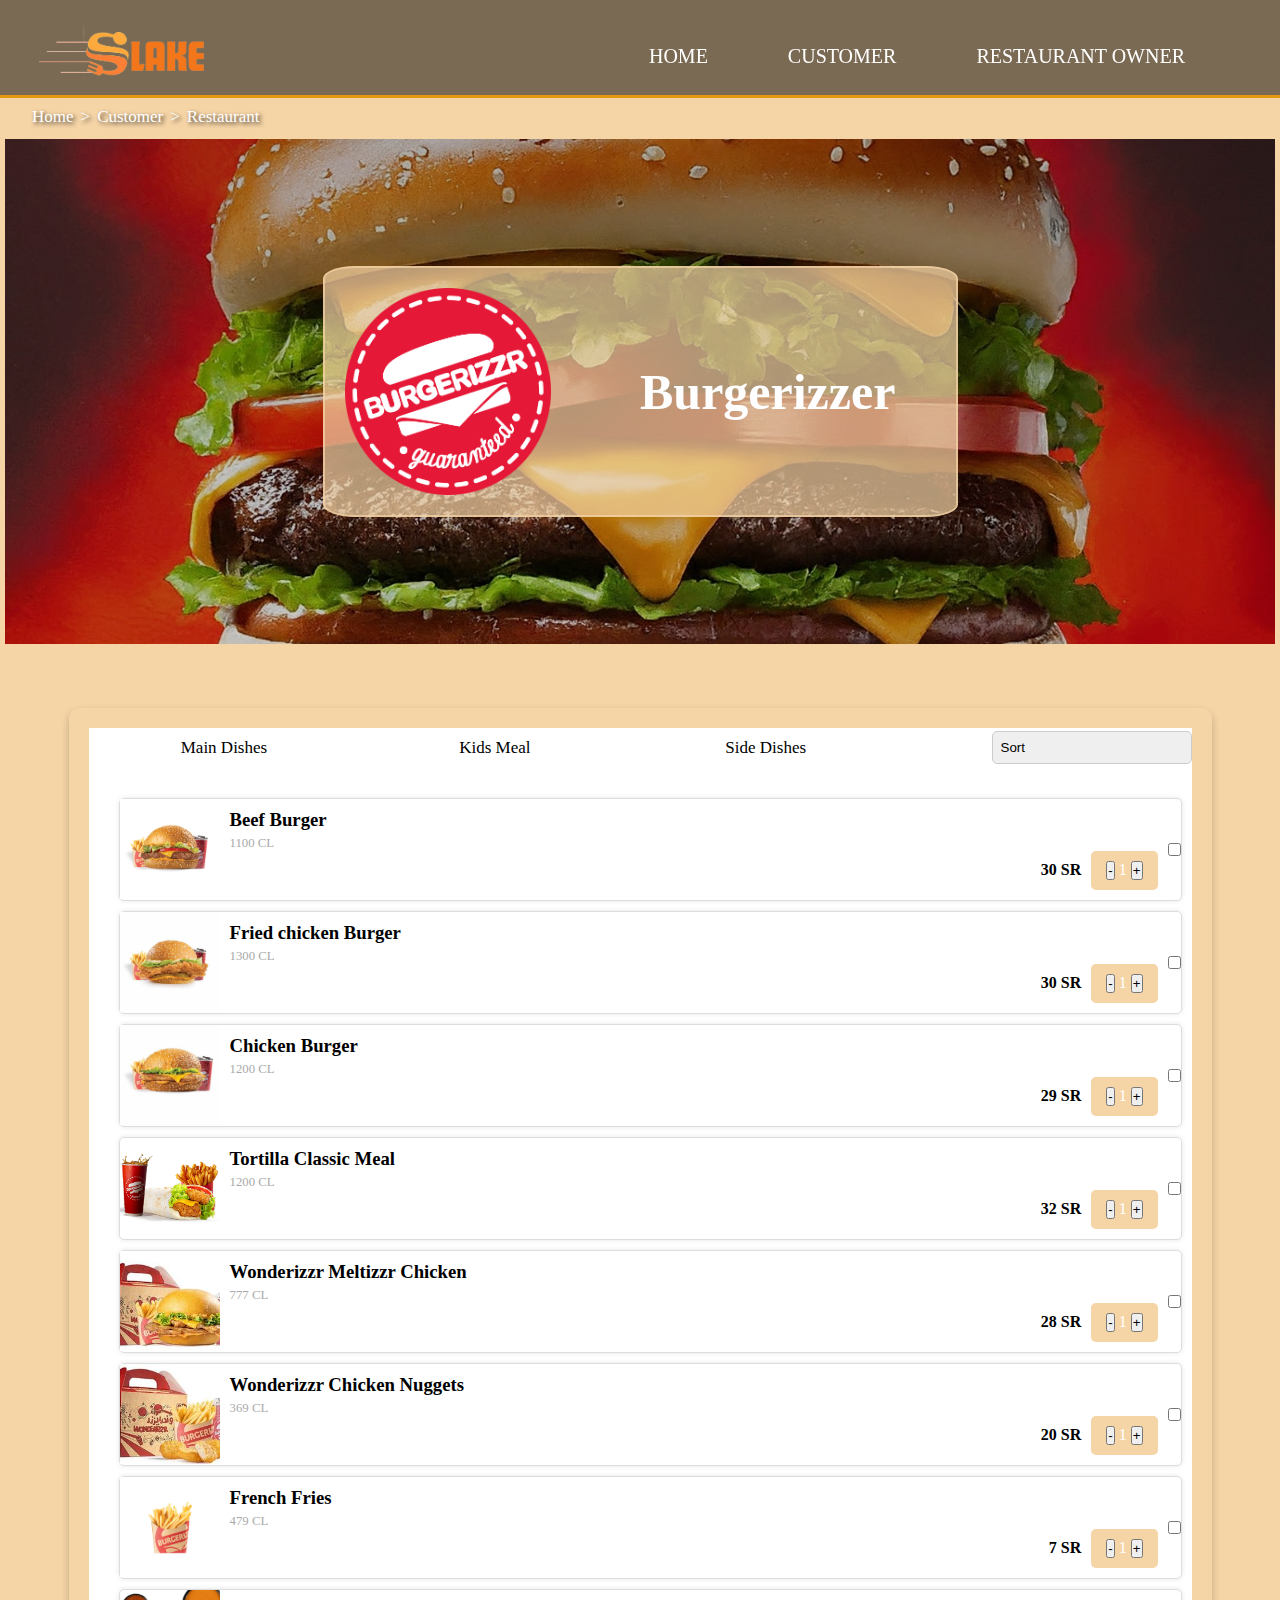
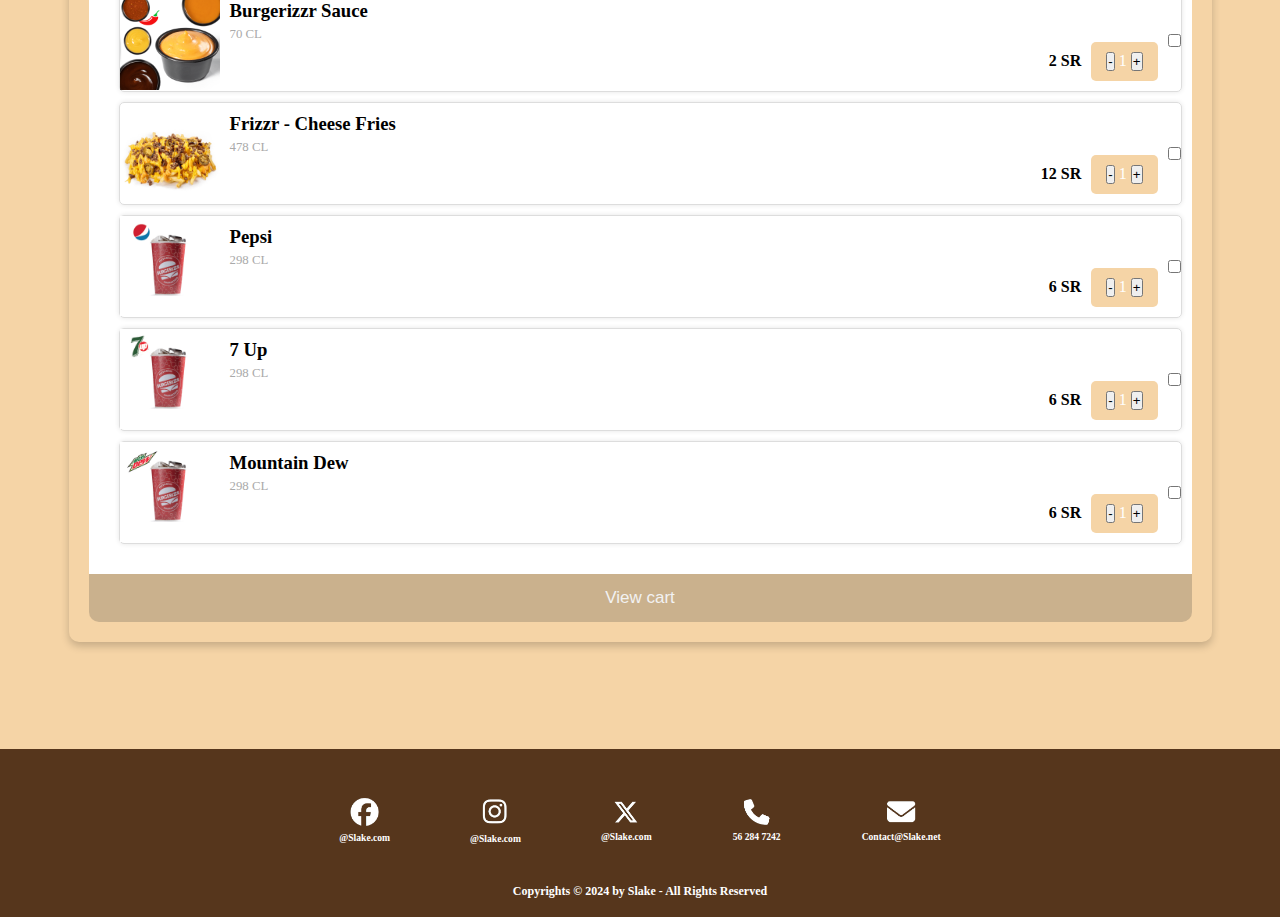
<file: Restrunt-page.html>
<!DOCTYPE html>
<html>

<head>


  <title>Restrunt page</title>

  <link rel="stylesheet" href="Style.css">
  <script src="JavaScHome.js"></script>


</head>

<header>
  <div class="logo">
    <img src="images/Logo.png" alt="Logo">
  </div>

  <div class="links">
    <nav>
      <ul>
        <li><a href="index.html" class="active">Home</a></li>
        <li><a href="Customer.html">Customer</a></li>
        <li><a href="Owner Dashboard-page.html">Restaurant Owner</a></li>
      </ul>
    </nav>

  </div>
</header>

<body>

  <div class="All-Restruntpage">

    <div class="path">
      <p><a href="index.html">Home</a>><a href="Customer.html">Customer</a>><a href="Restrunt-page.html">Restaurant</a>
      </p>
    </div>

    <!-----------------header of page------------------------->
    <div class="Restrunt-page-background">

      <div class="box-Restrunt-page">
        <img id="Restrunt-page-logo" src="images/Restrunt-logo.png" alt="Logo">
        <h1 id="Restrunt-page-name">Burgerizzer</h1>

      </div>
    </div>
    <!--------------------end----------------------------->



    <div class="main-RES">

      <div class="Restrunt-page-sections">
        <div class="filter-widget">
          <form>
            <select id="sort" name="sort">
              <option value="" disabled selected hidden>Sort</option>
              <optgroup label="Price">
                <option value="low_to_high">Low to High</option>
                <option value="high_to_low">High to Low</option>
              </optgroup>
              <optgroup label="Name">
                <option value="a_to_z">A to Z</option>
                <option value="z_to_a">Z to A</option>
              </optgroup>
            </select>

          </form>
          <div class="filter-list">
            <label class="category-res-page" data-category="main-dish"> Main Dishes</label>
            <label class="category-res-page" data-category="kids-meal"> Kids Meal</label>
            <label class="category-res-page" data-category="side-dishes">Side Dishes</label>
          </div>
        </div>


        <div class="card-Res">

          <div class="Res-meal-card" data-category="main-dish">
            <input type="checkbox" name="meal_checkbox-01">

            <img class="Res-meal-image" src="images/burger1.jpg" alt="Meal Image">
            <div class="Res-meal-info">
              <h3>Beef Burger</h3>
              <p class="Res-calories">1100 CL</p>
              <div class="price-and-add">
                <p class="Res-price">30 SR</p>
                <div class="Res-add-button">
                  <button class="decreasebtnRes">-</button>
                  <span class="quantityRes">1</span>
                  <button class="increasebtnRes">+</button>
                </div>
              </div>
            </div>
          </div>

          <div class="Res-meal-card" data-id="1" data-category="main-dish">
            <input type="checkbox" name="meal_checkbox-02">
            <img class="Res-meal-image" src="images/burger3.jpg" alt="Meal Image">
            <div class="Res-meal-info">
              <h3>Fried chicken Burger</h3>
              <p class="Res-calories">1300 CL</p>
              <div class="price-and-add">
                <p class="Res-price">30 SR</p>
                <div class="Res-add-button">
                  <button class="decreasebtnRes">-</button>
                  <span class="quantityRes">1</span>
                  <button class="increasebtnRes">+</button>
                </div>
              </div>
            </div>
          </div>

          <div class="Res-meal-card" data-category="main-dish">
            <input type="checkbox" name="meal_checkbox-03">
            <img class="Res-meal-image" src="images/burger2.jpg" alt="Meal Image">
            <div class="Res-meal-info">
              <h3>Chicken Burger</h3>
              <p class="Res-calories">1200 CL</p>
              <div class="price-and-add">
                <p class="Res-price">29 SR</p>
                <div class="Res-add-button">
                  <button class="decreasebtnRes">-</button>
                  <span class="quantityRes">1</span>
                  <button class="increasebtnRes">+</button>
                </div>
              </div>
            </div>
          </div>

          <div class="Res-meal-card" data-category="main-dish">
            <input type="checkbox" name="meal_checkbox-04">
            <img class="Res-meal-image" src="images/burger4.png" alt="Meal Image">
            <div class="Res-meal-info">
              <h3>Tortilla Classic Meal</h3>
              <p class="Res-calories">1200 CL</p>
              <div class="price-and-add">
                <p class="Res-price">32 SR</p>
                <div class="Res-add-button">
                  <button class="decreasebtnRes">-</button>
                  <span class="quantityRes">1</span>
                  <button class="increasebtnRes">+</button>
                </div>
              </div>
            </div>
          </div>

          <!---the kids meal -->


          <div class="Res-meal-card" data-category="kids-meal">
            <input type="checkbox" name="meal_checkbox-05">
            <img class="Res-meal-image" src="images/kidsmeal2.png" alt="Meal Image">
            <div class="Res-meal-info">
              <h3>Wonderizzr Meltizzr Chicken</h3>
              <p class="Res-calories">777 CL</p>
              <div class="price-and-add">
                <p class="Res-price">28 SR</p>
                <div class="Res-add-button">
                  <button class="decreasebtnRes">-</button>
                  <span class="quantityRes">1</span>
                  <button class="increasebtnRes">+</button>
                </div>
              </div>
            </div>
          </div>



          <div class="Res-meal-card" data-category="kids-meal">
            <input type="checkbox" name="meal_checkbox-06">
            <img class="Res-meal-image" src="images/kidsmeal1.png" alt="Meal Image">
            <div class="Res-meal-info">
              <h3>Wonderizzr Chicken Nuggets</h3>
              <p class="Res-calories">369 CL</p>
              <div class="price-and-add">
                <p class="Res-price">20 SR</p>
                <div class="Res-add-button">
                  <button class="decreasebtnRes">-</button>
                  <span class="quantityRes">1</span>
                  <button class="increasebtnRes">+</button>
                </div>
              </div>
            </div>
          </div>


          <!---the side dishes -->



          <div class="Res-meal-card" data-category="side-dishes">
            <input type="checkbox" name="meal_checkbox-07">
            <img class="Res-meal-image" src="images/side1.jpg" alt="Meal Image">
            <div class="Res-meal-info">
              <h3>French Fries</h3>
              <p class="Res-calories">479 CL</p>
              <div class="price-and-add">
                <p class="Res-price">7 SR</p>
                <div class="Res-add-button">
                  <button class="decreasebtnRes">-</button>
                  <span class="quantityRes">1</span>
                  <button class="increasebtnRes">+</button>
                </div>
              </div>
            </div>
          </div>



          <div class="Res-meal-card" data-category="side-dishes">

            <input type="checkbox" name="meal_checkbox-08">
            <img class="Res-meal-image" src="images/side5.png" alt="Meal Image">
            <div class="Res-meal-info">
              <h3>Burgerizzr Sauce</h3>
              <p class="Res-calories">70 CL</p>
              <div class="price-and-add">
                <p class="Res-price">2 SR</p>
                <div class="Res-add-button">
                  <button class="decreasebtnRes">-</button>
                  <span class="quantityRes">1</span>
                  <button class="increasebtnRes">+</button>
                </div>
              </div>
            </div>
          </div>


          <div class="Res-meal-card" data-category="side-dishes">
            <input type="checkbox" name="meal_checkbox-09">
            <img class="Res-meal-image" src="images/side4.png" alt="Meal Image">
            <div class="Res-meal-info">
              <h3>Frizzr - Cheese Fries</h3>
              <p class="Res-calories">478 CL</p>
              <div class="price-and-add">
                <p class="Res-price">12 SR</p>
                <div class="Res-add-button">
                  <button class="decreasebtnRes">-</button>
                  <span class="quantityRes">1</span>
                  <button class="increasebtnRes">+</button>
                </div>
              </div>
            </div>
          </div>



          <div class="Res-meal-card" data-category="side-dishes">
            <input type="checkbox" name="meal_checkbox-10">
            <img class="Res-meal-image" src="images/side2.jpg" alt="Meal Image">
            <div class="Res-meal-info">
              <h3>Pepsi</h3>
              <p class="Res-calories">298 CL</p>
              <div class="price-and-add">
                <p class="Res-price">6 SR</p>
                <div class="Res-add-button">
                  <button class="decreasebtnRes">-</button>
                  <span class="quantityRes">1</span>
                  <button class="increasebtnRes">+</button>
                </div>
              </div>
            </div>
          </div>


          <div class="Res-meal-card" data-category="side-dishes">
            <input type="checkbox" name="meal_checkbox-11">
            <img class="Res-meal-image" src="images/side3.jpg" alt="Meal Image">
            <div class="Res-meal-info">
              <h3>7 Up</h3>
              <p class="Res-calories">298 CL</p>
              <div class="price-and-add">
                <p class="Res-price">6 SR</p>
                <div class="Res-add-button">
                  <button class="decreasebtnRes">-</button>
                  <span class="quantityRes">1</span>
                  <button class="increasebtnRes">+</button>
                </div>
              </div>
            </div>
          </div>



          <div class="Res-meal-card" data-category="side-dishes">
            <input type="checkbox" name="meal_checkbox-12">
            <img class="Res-meal-image" src="images/side6.jpg" alt="Meal Image">
            <div class="Res-meal-info">
              <h3>Mountain Dew</h3>
              <p class="Res-calories">298 CL</p>
              <div class="price-and-add">
                <p class="Res-price">6 SR</p>
                <div class="Res-add-button">
                  <button class="decreasebtnRes">-</button>
                  <span class="quantityRes">1</span>
                  <button class="increasebtnRes">+</button>
                </div>
              </div>
            </div>
          </div>







        </div>
      </div>








      <!--veiw cart-->

      <div class="veiw-respage">
        <button id="add-item-to-cart">View cart</button>
      </div>

    </div>


  </div>
  <footer>
    <div class="footercontainer">


      <ul class="nav navbar-nav social">
        <li class="nav-item">
          <a href="#">
            <img src="images/facebook.png" alt="Facebook" class="nav-link" />
            <span class="social-text">@Slake.com</span>
          </a>
        </li>
        <li class="nav-item">
          <a href="#">
            <img src="images/insta.png" alt="Instagram" class="nav-link" />
            <span class="social-text">@Slake.com</span>
          </a>
        </li>
        <li class="nav-item">
          <a href="#">
            <img src="images/X.png" alt="Twitter" class="nav-link" />
            <span class="social-text">@Slake.com</span>
          </a>
        </li>
        <li class="nav-item">
          <a href="#">
            <img src="images/telephone.png" alt="telephone" class="nav-link" />
            <span class="social-text">56 284 7242</span>
          </a>
        </li>

        <li class="nav-item">
          <a href="#">
            <img src="images/message.png" alt="message" class="nav-link" />
            <span class="social-text">Contact@Slake.net
            </span>
          </a>
        </li>
      </ul>


      <p class="text-sm-center">Copyrights © 2024 by Slake - All Rights Reserved</p>
    </div>
  </footer>
  <script src="ResturantScript.js"></script>

</body>

</html>
</file>
<file: HomePageStyle.css>
/* global */
* {
    margin: 0;
    padding: 0;
    box-sizing: border-box;
}

body {
    font-family: Times New Roman;
    background-image: linear-gradient(rgba(0, 0, 0, 0.70), rgba(0, 0, 0, 0.10)), url(images/header5.jpg);
    background-size: cover;
    background-position: center;
    background-attachment: fixed;
}
/* Styles for dark mode */
.dark-mode {
    background-color: #000;
    color: #fff; 
}

.dark-mode .backgraond {
    background-color: #000;
}

.transparent-bg {
    background-color: transparent;
    border: none;
    padding: 0; 
    width: 50px; 
    height: 50px;
    background-image: url('images/Moon.png');
    background-size: cover; 
    background-position: center; 
}

.transparent-bg {
    text-indent: -9999px;
    overflow: hidden;
}
/* End Styles for dark mode */
a {
    text-decoration: none;
}
.backgraond{
    background-color: #F5D4A6;
}

/* Global styles for .container */
.container {
    width: 100%;
    max-width: 1200px; /* Maximum width for large screens */
    margin-left: auto;
    margin-right: auto;
    padding-left: 15px;
    padding-right: 15px;
  }
  
  /* Medium screens (tablets, less than 1024px) */
  @media only screen and (max-width: 1024px) {
    .container {
      max-width: 800px; /* Maximum width for medium screens */
    }
  }
  
  /* Small screens (phones, less than 768px) */
  @media only screen and (max-width: 768px) {
    .container {
      max-width: 540px; /* Maximum width for small screens */
    }
  }

  
/* Styles for large screens and desktops */
@media only screen and (min-width: 1200px) {
   
}

/* Styles for medium screens and tablets */
@media only screen and (min-width: 768px) and (max-width: 1199px) {
    
}

/* Styles for small screens and mobile phones */
@media only screen and (max-width: 767px) {
    
}


@media only screen and (min-width: 1200px) {
   
}
@media only screen and (min-width: 768px) and (max-width: 1199px) {
    
}
@media only screen and (max-width: 767px) {
    
}


/* start of the header*/

header {
    position: fixed;
    top: 0;
    left: 0;
    width: 100%;
    background-color: rgba(0, 0, 0, 0.5);
    padding: 15px;
    display: flex;
    justify-content: space-between;
    z-index: 100;
    border-bottom: 3px solid rgba(255, 165, 0, 0.8);
    text-transform: uppercase;
    align-items: normal;
    margin-right: 80px;
}

.logo img {
    height: 55px;
    width: auto;
    float: left;
    margin-top: 10px;
    margin-left: 20px;
}

nav ul {
    list-style-type: none;
    margin-top: 30px;
    padding: 0;
    display: flex;
}

nav ul>li>a:link,
nav ul>li>a:visited {
    color: #fff !important;
    text-transform: uppercase;
    margin-right: 80px;
    font-size: 20px;
    border-bottom: 2px solid transparent;
    -webkit-transition: 0.3s ease-in-out;
    transition: 0.3s ease-in-out;
}

@media only screen and (min-width: 768px) and (max-width: 1199px) {
    nav ul > li > a:link,
    nav ul > li > a:visited {
        margin-right: 15px; 
        font-size: 12px; 
    }
}

@media only screen and (max-width: 767px) {
    nav ul > li > a:link,
    nav ul > li > a:visited {
        margin-right: 10px;
        font-size: 12px; 
    }
    header .links {
        padding-left: 12px; 
        padding-right: 12px; 
        text-align: center;
    }
    .logo {
        display: none; 

    }
	.transparent-bg{
		margin-top:10px;
		width: 30px; 
    height: 30px;
	}
}

nav ul>li>a:hover,
nav ul>li>a:active {
    border-bottom: 2px solid #E67E22;
}



/* end of the header */

/* start landing section */

.landing {
    position: relative;
    height: 100vh;
    display: flex;
    justify-content: center;
    align-items: center;
    text-align: center;
    color: #fff;
    background-image: linear-gradient(rgba(0, 0, 0, 0.6), rgba(0, 0, 0, 0.6)), url(../images/header5.jpg);
    background-size: contain;
    background-position: center;
    background-attachment: fixed;
}

.landing h1 {
    font-size: 50px;
    margin-bottom: 20px;
}

.landing p {
    font-size: 20px;
    margin-bottom: 20px;
}

.landing .firstBtn {
    padding: 10px 20px;
    background-color: #E67E22;
    color: #fff;
    font-size: 20px;
    border-radius: 25px;
    -webkit-transition: 0.3s ease-in-out;
    transition: 0.3s ease-in-out;
}

.landing .firstBtn:hover {
    background-color: transparent;
    color: #E67E22;
    border: #E67E22 1px solid;

}

.landing .secondBtn {
    padding: 10px 20px;
    background-color: transparent;
    color: #fff;
    font-size: 20px;
    border-radius: 25px;
    border: #E67E22 1px solid;
    -webkit-transition: 0.3s ease-in-out;
    transition: 0.3s ease-in-out;
}

.landing .secondBtn:hover {
    background-color: #E67E22;
    color: #ffffff;
    
}

/* end of landing section */

.layer{

    width: 100%;
    height: 60px;
}

/* start of the FRESH AND CONVENIENT section */


.secondSection{
    background-color: #fff;
    padding: 20px 90px 70px;
}

.secondSection .title h2{
	color:black;
    font-size: 60px;
    margin-top: 70px;
    margin-bottom: 70px;
}
@media only screen and (max-width: 767px) {
    .secondSection .title h2{
        font-size: 42px;
        text-align: center;
    }
  }
  
.secondSection .content {
    display: flex;
    justify-content: space-between;
    align-items: center;
    gap: 40px;
}

/* Styles for medium screens and tablets */
@media only screen and (min-width: 768px) and (max-width: 1199px) {
    .secondSection .title h2{
text-align: center;
    }
    .secondSection .content{
        flex-direction: column;
    }
}

/* Styles for small screens and mobile phones */
@media only screen and (max-width: 767px) {
	.title h2{
		    background-color: white;
	}
    .secondSection .title h2{
        text-align: center;
            }
    .secondSection .content{
        flex-direction: column;
    }
}
.secondSection .content .image img{
    width: 95%;
}
.secondSection .content .text {
    width: 50%;
    text-align: center;
	color:black;
}
@media only screen and (max-width: 1024px) {
    .secondSection .content .text {
        width: 100%;
    }
}


.secondSection .content .text h4 {
	
    font-size: 50px;
    margin-bottom: 50px;
}

.secondSection .content .text p {
    font-size: 20px;
    margin-bottom: 50px;
}

.secondSection .content .text a {
    padding: 10px 20px;
    background-color: #8b5918db;
    color: #fff;
    font-weight: bold;
    border-radius: 5px;
    font-size: 20px;
    -webkit-transition: 0.3s ease-in-out;
    transition: 0.3s ease-in-out;
}

/* offer section */

.ourBest h1{
    font-size: 60px;
    margin-top: 70px;
    margin-bottom: 70px;
    text-align: center;

}

.offersitem  {
    display: grid;
    gap: 3rem; /* Adjust the gap between grid items as needed */
    grid-template-columns: repeat(auto-fill, minmax(300px, 1fr)); /* Adjust the min-width of 250px as needed */
  }
  
  /* Styles for medium screens: two items per row */
  @media only screen and (max-width: 768px) {
    .offersitem {
      grid-template-columns: repeat(auto-fill, minmax(250px, 1fr)); /* Two items if each is min 250px */
    }
  }
  
  /* Styles for small screens: one item per row */
  @media only screen and (max-width: 480px) {
    .offersitem {
      grid-template-columns: 1fr; /* Full width for small screens */
    }
  }
  



.offer {

background-color: #fff;
}

.offer img {
width: 100%;
height: auto;
}

.offercontent {
padding: 16px;
}

.offercontent h3 {
    font-size: 28px;
    margin-bottom: 8px;
}

.offercontent p {
    color: #666;
    font-size: 15px;
    line-height: 1.3;
}
  
  /* the end of the secound section of the home page : the offers*/


  /* start the our story section */

  .ourStory .title h2{
    font-size: 60px;
    margin-top: 70px;
    margin-bottom: 70px;
    text-align: center;
	 background-color: rgba(0, 0, 0, 0); 
	
}

.ourStory .content {
    display: flex;
    justify-content: space-between;
    align-items: center;
    gap: 40px;
}

/* Styles for medium screens and tablets */
@media only screen and (min-width: 768px) and (max-width: 1199px) {
    .ourStory .title h2{
text-align: center;
    }
    .ourStory .content{
        flex-direction: column;
    }
}

/* Styles for small screens and mobile phones */
@media only screen and (max-width: 767px) {
    .ourStory .title h2{
        text-align: center;
            }
    .ourStory .content{
        flex-direction: column;
        gap: 20px;
    }
}
.ourStory .content .image{
    width: 40%;
}
.ourStory .content .image img{
    width: 100%;
}
.ourStory .content .text {
    flex-basis: 90%;
    width: 50%;
    text-align: center;
}
@media only screen and (max-width: 1024px) {
    .ourStory .content .text {
        width: 100%;
    }
    .ourStory .content .image{
        width: 80%;
    }
}


.ourStory .content .text h4 {
    font-size: 50px;
    margin-bottom: 50px;
}

.ourStory .content .text p {
    font-size: 24px;
    margin-bottom: 50px;
}

.ourStory .content .text a {
    padding: 10px 20px;
    background-color: #8b5918db;
    color: #fff;
    font-weight: bold;
    border-radius: 5px;
    font-size: 20px;
    -webkit-transition: 0.3s ease-in-out;
    transition: 0.3s ease-in-out;
}



/* start customer section */


.customer{
    margin-top: 150px;
    padding-bottom: 80px;
}
.CustomerReviewsContainer {
    margin: auto;
    padding: 1rem;
    display: flex;
    gap: 10rem; 
 }
  
  .customer  .container__right {

    display: flex;
    gap: 2rem;
    align-items: center;
  }
  @media only screen and (min-width: 768px) and (max-width: 1199px) {
    .customer  .container__right {
        flex-direction: column;
      }
  }
  @media only screen and (max-width: 767px) {
    .customer  .container__right {
        flex-direction: column;
      }
  }
  
  .customer  .card {
    flex: 1;
    padding: 1rem;
    display: flex;
    gap: 2rem;
    align-items: flex-start;
    gap: 2rem;
    background-color: aliceblue;
    border-radius: 1rem;
    box-shadow: 5px 5px 20px rgba(0, 0, 0, 0.2);
    cursor: pointer;
  }
  
  .customer  .card img {
    max-width: 75px;
    border-radius: 100%;
  }
  
  .customer  .card__content {
  
    display: flex;
    gap: 1rem;
    flex-direction: column;
  }

  @media only screen and (min-width: 768px) and (max-width: 1199px) {
    .customer  .card{
        width: 70%;
    }
  }
  @media only screen and (max-width: 767px) {
    .customer  .card{
        width: 90%;
    }
  }
 @media only screen and (max-width: 767px) {
    .logo img {
        margin-left: auto;
        margin-right: auto;
        display: block;
        margin-top: 5px; /* تعديل للتحكم بالتباعد بين الشعار والروابط */
    }
    nav ul {
        justify-content: center;
    }
}
  @media only screen and (min-width: 375px) and (max-width: 1199px) {
    .customer  .card{
        width: 70%;
    }
  }
  @media only screen and (max-width: 375px) {
    .customer  .card{
        width: 90%;
    }
  }


  .customer  .card__content span i {
    font-size: 1rem;
    color: var(--primary-color);
  }
  
  .customer .card__details p {
    font-style: italic;
    color: var(--text-dark);
    margin-bottom: 1rem;
  }
  
  .customer  .card__details h4 {
    text-align: right;
    color: var(--primary-color);
    font-size: 1rem;
    font-weight: 500;
  }



  /* start of footer*/

.footercontainer {
    display: flex;
    flex-direction: column;
    justify-content: center;
    padding: 70px 20px;
    width: 100%;
    height: auto;
    font-size: 0.75em;
    font-weight: bold;
    line-height: 1em;
    background-color: #56361c;
    color: #ffff;
  }
  
  .footercontainer ul {
    display: flex;
    justify-content: center;
    align-items: center;
    list-style: none;
    flex-wrap: wrap;
    padding: 0;
    gap: 20px;
    margin-top: 2%;
  }
  
  .footercontainer a {
    color: #ffff;
  }
  
  .footercontainer li {
    margin: 0 20px;
    text-align: center;
  }
  
  .offercontent h3{
	color:black;  
  }
  .card__detail p{
	color:black;   
  }
  
    .card__detail h4{
	color:black;   
  }
  
  .card__content{
	  color: black;
  }
  
  .footercontainer img {
    width: 50px;
  }
  
  .footercontainer .nav-item {
    text-align: center;
  }
  
  .footercontainer .social-text {
    display: block;
    font-size: 0.8em;
  }
  .rating .star{
	 color:gold !important; 
  }
  .text-sm-center {
    width: 100%;
    text-align: center;
    margin-top: 40px;
  }
  
  /* end of footer*/
</file>
<file: Style.css>
*{
  margin: 0;
  padding: 0;
  box-sizing: border-box;
}

	body {
	font-family: Times New Roman;
	background-color: #F5D4A6;
	}

.dark-mode {
    background-color: #000;
    color: #fff; 
}

.dark-mode .backgraond {
    background-color: #000;
}

.dark-mode .cart h2{
    color: #fff; 
}

.dark-mode .labels{
    color: #fff; 
}

.dark-mode .main-RES{
	    background-color: #000;
}

/* End Styles for dark mode */
a {
    text-decoration: none;
}
.backgraond{
    background-color: #F5D4A6;
}

	
/* start of the header*/

  header {
    position: fixed;
    top: 0;
    left: 0;
    width: 100%;
    background-color: rgba(0, 0, 0, 0.5);
    padding: 15px;
    display: flex;
    justify-content: space-between;
    z-index: 100;
    border-bottom: 3px solid rgba(255, 165, 0, 0.8); 


text-transform: uppercase;
align-items: normal;
    margin-right: 80px;
    
        }

#home{

  padding-top: 55%;
}



  a {
    text-decoration: none;
}
  
  
  .logo img {
    height: 55px;
    width: auto;
    float: left;
    margin-top: 10px;
    margin-left: 20px;
  }
 


nav ul {
 
list-style-type: none;
    margin-top: 30px;
    padding: 0;
    display: flex;
 
}

nav ul > li > a:link,
nav ul > li > a:visited {
    
    color: #fff !important;
    
    text-transform: uppercase;
    
    margin-right: 80px;
    font-size: 20px;
    
    border-bottom: 2px solid transparent;
    
    -webkit-transition: 0.3s ease-in-out;
    transition: 0.3s ease-in-out;
    
}



nav ul > li > a:hover,
nav ul > li > a:active {
    
    border-bottom: 2px solid #E67E22;
    
}



#thehomepageheader {
  background-image: -webkit-linear-gradient(rgba(0, 0, 0, 0.70), rgba(0, 0, 0, 0.70)), url(images/header5.jpg);
  background-image: linear-gradient(rgba(0, 0, 0, 0.70), rgba(0, 0, 0, 0.70)), url(images/header5.jpg);
  
  height: 80vh; /* تعديل ارتفاع الرأس بنسبة مئوية لتكون متجاوبة */
  background-size: cover;
  background-position: center;
  background-attachment: fixed;
}


  /* end of the header */
 
 
 	/* Start path of pages */
 	.path{
    margin-top: 8%;
	margin-bottom:1%;
    color:white;
	text-align: left;
	font-size: 17px;
	padding-left: 10px;
	text-shadow:2px 2px 4px rgba(0, 0, 0, 0.8);
	}
	
	
    .path a {
            color: white;
            text-decoration: none;
            margin: 7px;
			text-shadow: 2px 2px 4px rgba(0, 0, 0, 0.8); 
    }
	
		.path a:hover{
		text-decoration: underline;
		color: orange;
	}

	.primary-text {
	color: #FCA73D;
	}
 	/* End path of pages */
	
	/* start of footer*/

.footercontainer {
	margin-top: 3%;
  display: flex;
  flex-direction: column;
  justify-content: center;
  padding: 20px;
  width: 100%;
  height: auto;
  font-size: 0.75em; 
  font-weight: bold; 
  line-height: 1em; 
  background-color: #56361c;
  color: #ffff;
}

.footercontainer ul {
  display: flex;
  justify-content: center;
  align-items: center;
  list-style: none;
  padding: 0;
  margin-top:2%;
}
.footercontainer a {
color:#ffff;
}
.footercontainer li {
  margin: 0 40px;
  text-align: center;
}

.footercontainer img {
  width: 50px;
}

.footercontainer .nav-item {
  text-align: center;
}

.footercontainer .social-text {
  display: block;
  font-size: 0.8em;
}

.text-sm-center {
  width: 100%;
  text-align: center;
  margin-top:40px;
}

  /* end of footer*/

	/* Start Customer Page*/
	
#load-more {
  margin-top: 20px;
  margin-left: 46%;
  display: inline-block;
  padding: 13px 30px;
  border: 1px solid #334;
  color: #334;
  font-size: 16px;
  background-color: #fff;
  cursor: pointer;
  justify-content: center;
  border-radius: 10px; 
  font-weight: bold;
}

#load-more:hover {
  background-color: #FCA73D;
  border-color: crimson;
  color: #fff;
}

.hover-info {
    position: absolute;
    background-color: white;
    color: black;
    padding: 10px;
    border-radius: 5px;
    display: none;
    z-index: 999;
    width: 30%;
    height: auto;
}


p.hover-info {
	font-size:0.4em;
}

.hover-info img {
    width: 60px;
}


.hover-info .ratingCus2 {
    display: inline-block;
    margin-top: 10px;
	font-size: 17px; 
}

.hover-info .ratingCus2 .star {
    color: gold; 
}
.restaurant-link {
    color: black; /* Initial color */
    text-decoration: none; /* Remove underline */
}

.restaurant-link:hover {
    color: orange; /* Color on hover */
}

	.contentCus {
	height: 700px;
	display: flex;
	flex-direction: column; 
	justify-content: center;
	background: url(images/Res34.jpg) center center/cover no-repeat;
	position: relative;
	background-position: center 70%; 
	margin-bottom:40px;
  
	}


	.contentCus::before {
	content: ""; 
	width: 100%;
	height: 100%;
	position: absolute;
	top: 0;
	left: 0;
	background: rgb(0, 0, 0, 0.7);
	}
    
#current-week-date{
		color:White;
		margin-left: 10px;
		text-align: center;
	
}
	.contentCus h1 {
	font-size: 90px;
	color: #fff;
	text-align: center;
	letter-spacing: 6px;
	text-shadow: 2px 2px 4px rgba(0, 0.4, 0.6, 0.9); 
	}

	
		.contentCus .text-contentCus  p{
	text-align: center;
	font-size:33px;
	color: #fff;
	margin: 20px 0 40px;
	line-height: 1.5;
	letter-spacing: 3px;
	text-shadow: 2px 2px 4px rgba(0, 0, 0, 0.9);
	margin-bottom:50px;
	}

	.contentCus *{
	z-index: 10;
	}

	.contentCus .path{
     margin-top: 0;
	}

	.ratingCus .RateStars{
		width: 100px;
		height: 100px;
		position: absolute;
	    top: 50%;
		left: 50%;
		transform: translate(-50%,-50%);
		}
	.ratingCus {
    font-size: 20px;
	}

	.star {
    color: gold; 
	}

.ListRestaurants {
    display: flex;
    flex-wrap: wrap;
    justify-content: space-around;
}

.Restaurant {
    width: 30%;
    background-color: #fff;
    box-shadow: 0 4px 8px rgba(0, 0, 0, 0.3);
    border-radius: 23px;
    margin-bottom: 30px;
	text-align: center;
}


.imgCust{
	    width: 50%;
}

.Restaurant-content {
    padding: 8px;
	align-items: center;
	text-align: center;

}
.Restaurant-content p {
display: none;
}
.Restaurant:hover .hover-info {
    display: block;
}
	/* End Customer Page*/
	
	/* Start add New Cuisine Page*/
.formNewCuis {
    padding: 50px;
    border-radius: 20px; 
    background-color: white;
    color: black;
    width: 600px;
    height: 730px;
    margin: auto;  
    box-shadow: 0px 0px 10px 0px rgba(0,0,0,0.5); 
}

  .formNewCuis h1 {
    text-align: center; 
  }

  .formNewCuis hr {
    width: 55% center; 
    border-top: 3px solid black; 
	margin-top: 20px; 
    margin-bottom: 20px;
  }

  .formNewCuis label {
    color: black; 
    margin-bottom: 5px; 
    display: block;
  }
  
  .listypeMeal {
    margin-bottom: 10px;
    display: flex;
    align-items: center;
	
}


.listypeMeal select {
    width: 200px;
	height: 30px;
	margin-left: 90px;
	margin-right: auto;
	text-align: center;
}

::placeholder{
	font-size: 11px;	
}

  .formNewCuis input[type="text"],
  .formNewCuis input[type="number"],
  .formNewCuis textarea,
  .formNewCuis input[type="file"] {
    width: 500px;
    padding: 11px;
    margin-bottom: 20px; 
    box-sizing: border-box;
	border-radius: 10px;
  }

  .formNewCuis input[type="submit"],
  input[type="reset"] {
	margin-bottom:0;
	border: none;
    padding: 10px;
	width: 150px;
	border-radius: 10px;
	font-weight: bold;
	
  }

  .formNewCuis input[type="submit"] {
	  color: white; 
    float: right;
    margin-right: 60px;
    background-color: #FCA73D;	
  }
  
    .formNewCuis input[type="reset"] 
	{    color: White; 
    background-color: gray;
	margin-left: 60px; 
  }
  
  
  .custom-file-upload {
    display: inline-block;
    padding: 10px 20px;
    background-color: white;
	border: 1px solid black;
    color: gray;
    border-radius: 5px;
	align-items: center;

}

.buttonDown{
	font-size: 15px;
    width: 210px;
    margin: auto;
    text-align: center;		
}

.buttonDown img{
	height: 18px;
}

.desPhoto{
	display: inline-block;
	margin-right: 10px;
}


#mealPhoto {
    visibility: hidden;
}
.formNewCuis input[type="reset"]:hover {
    cursor: pointer;
}
.formNewCuis input[type="reset"]:hover {
    background-color: lightgray; /* Change background color to light gray on hover */
}
	/* End add New Cuisine Page*/
	
	/* Start Cart Page*/
        .cart-items {
            display: flex;
            flex-direction: column; 
            gap: 20px; 
			margin-left: 20%;
			margin-right: 20%;
			
        }


        .cart-item-details img {
            width: 155px;
            height: 100px;
            object-fit: cover;
            border-radius: 5px;
        }
	
		.cart-item-details {
			text-shadow: none;
			color: black;
		   display: flex;
			align-items: center;
			justify-content: space-between;
	        border: 1px solid #ddd;
            border-radius: 10px;
            background-color: #fff;
            box-shadow: 0 2px 5px rgba(0, 0, 0, 0.6); 
		}	



        .item-name {
            font-weight: bold;
            margin-bottom: 5px;
            color: #333;
        }

        .item-price {
            color: #777;
        }

        .item-quantity {
            color: #555;
        }


        .delete-btn {
			background-color:#fff;
			border: none;
			padding: 0;
			cursor: pointer;
        }
		
		.delete-btn img {
		width: 25PX;
		height: 25PX;
        }

		.cart {
			margin-top: 3%;
		}
		
		.cart h2{
		margin-top: 15px;
		font-size: 40px;
		margin-left: 20%;
		color: #555555;
		margin-bottom: 4%;		
		}
		.clear-btn,
.checkout-btn {
    color: #fff;
    border: none;
    padding: 10px 20px;
    border-radius: 5px;
    margin-top: 30px;
    margin-bottom: 30px;
    letter-spacing: 2px;
    font-weight: bold;
    box-shadow: 0 2px 5px rgba(0, 0, 0, 0.4);
}

.clear-btn {
    background-color: gray;
	margin-left:68%;
}

.checkout-btn {
    background-color: orange;
}
		.checkout-btn {
	text-align:Center;
    display: block;
    width: 200px; 
    margin: 0 auto; 
    background-color: orange;
    color: #fff;
    padding: 10px 20px;
    border-radius: 5px;
    margin-top: 30px;
    margin-bottom: 30px;
    letter-spacing: 2px;
    font-weight: bold;
    box-shadow: 0 2px 5px rgba(0, 0, 0, 0.4);
}
		
		.delete-btn{
		margin-right: 50px;	
		}
		
		.increase-btn, .decrease-btn{
			width: 30px;
			
		}
		
		.labels {
			text-align: center;
			font-size: 20px;
			margin-left:43%;
			font-weight: bold;
			color: gray;

		}

		.label {
		margin-left: 17%; 
		letter-spacing: 1px;
		}
	/* End Cart Page*/
	

  

/* the style for the evalution page: the start */


.image-row {
  display: flex;
  justify-content: space-between;
  margin-bottom: 3%;
}

.image-row img {
  width: 33.33%;
  height: auto;
}

.evalutionpagecontent {
  background-color: #fff;
  align-items: center;
  padding: 30px;
  width: 75%;
  height: 140%;
  margin: auto;
  margin-bottom: 3%;
  Color:black;
}


.evalutionpagecontent>* {
  margin-bottom: 20px;
}

.evaluation-1comment-box,
.evaluation-2comment-box {
  width: 65%;
  height: 150px;
  resize: vertical;
  margin: auto;
  display: block;
}

.evalutionpagecontent h1 {
  font-size: 60px;
  text-align: center;
}

.first-Paragraph {
  font-size: 30px;
  text-align: center;
}

.evaluation-rating {
  font-size: 80px;
  display: flex;
  align-items: center;
  justify-content: center;
  color: #fdf107;
  gap: 5px;
}

.evaluation-1comment-box {
  width: 65%;
  height: 150px;
  resize: vertical;
  margin: auto;
}

.line-1-evaluationpage {
  width: 80%;
  margin-top: 3%;
  margin-left: 10%;
}

.line-2-evaluationpage {
  width: 60%;
  margin-top: 4%;
  margin-left: 20%;
}

.second-Paragraph {
  font-size: 30px;
  text-align: center;
  margin-top: 10%;
}

.list-container-evaluationpage {
  text-align: center;
}



.list-container-evaluationpage select {
  width: 20%;
  padding: 8px 10px;
  border: 1px solid #ccc;
  border-radius: 4px;
  box-sizing: border-box;
  margin-bottom: 10px;
  font-size: 16px;
}


.list-container-evaluationpage label {
  display: block;
  font-weight: bold;
  margin-bottom: 5px;
}





.evaluation-2comment-box {
  width: 65%;
  height: 150px;
  resize: vertical;
  margin: auto;
}

.Donebutton-evaluationpage {
  text-align: center;
  margin-top: 20px;
}

.Donebutton-evaluationpage button {
  display: inline-block;
  padding: 10px 20px;
  background-color: #f29822db;
  color: #fff;
  text-decoration: none;
  font-weight: bold;
  border-radius: 5px;
  text-align: center;
  line-height: normal;
  margin-top: 20px;
  width: 150px;
  height: 40px;
  margin: auto;
}

/* the style for the evalution page: the end */





  
  /*(2)*/  /*------Owner Dashboard header page that contain (restrunt name+ logo)--------*/
  
  .owner-page-background {
    background: linear-gradient(rgba(0, 0, 0, 0.3), rgba(0, 0, 0, 0.2)), url("images/background-owner.jpg") center/cover no-repeat;
    height: 80%;
    position: relative;
    display: flex;
    justify-content: center;
    align-items: center;
    margin-bottom: 2%;
}

.box-owner {
    width: 50%;
    text-align: center;
    color: #fefefe;
    background: rgba(245, 212, 166, 0.7);
    padding: 20px;
    border: 2px solid rgba(245, 212, 166, 0.7);
    border-radius: 5%;
    display: flex;
    align-items: center;
    margin: 10%;
}

#owner-logo {
   width: 35%;
   height: 35%;
}

#owner-res-name {
    font-size: 50px;
    margin-left: 15%;
}
  .all-ownerpage{
    box-sizing: border-box;
    padding: 10px;
  }
  
  
    /*(1)*/                                      /*------path---------*/
    .path p {
    color:white;
    text-align: left;
    font-size: 17px;
    padding-left: 10px;
    text-shadow:2px 2px 4px rgba(0, 0, 0, 0.8); 
    }
  
      .path a {
        color: white;
         text-decoration: none;
         margin: 7px;
        text-shadow: 2px 2px 4px rgba(0, 0, 0, 0.8); 
      }
  
     .path a:hover{
      text-decoration: underline;
      color: orange;
    }
  
                                              /*-------End path------------*/
  
  
  
  
  /*(2)*/  /*------Owner Dashboard header page that contain (restrunt name+ logo)--------*/
  
  .owner-page-background {
    background: linear-gradient(rgba(0, 0, 0, 0.3), rgba(0, 0, 0, 0.2)), url("images/background-owner.jpg") center/cover no-repeat;
    height: 80%;
    position: relative;
    display: flex;
    justify-content: center;
    align-items: center;
    margin-bottom: 2%;
}

.box-owner {
    width: 50%;
    text-align: center;
    color: #fefefe;
    background: rgba(245, 212, 166, 0.7);
    padding: 20px;
    border: 2px solid rgba(245, 212, 166, 0.7);
    border-radius: 5%;
    display: flex;
    align-items: center;
    margin: 10%;
}

#owner-logo {
   width: 35%;
   height: 35%;
}

#owner-res-name {
    font-size: 50px;
    margin-left: 15%;
}

                                  /*------End owner dashboard header --------*/



  
  /*------Meals sctions style----*/
  
  .All-ownersections {   
    float: center;
    width: 100%;
	Color: black;
  }
  
  
  .owner-card {
    background-color: white;
    padding: 20px;
    margin-top: 20px;
    border-radius: 5%;
  }
  
  .body-card {
      margin: 0;
      padding: 0;
      overflow-x: auto; /* Allow horizontal scrolling */
      white-space: nowrap; /* Prevent meal cards from wrapping */
    }
    .meal-card {
      width: 300px;
      border: 1px solid #ccc;
      border-radius: 8px;
      overflow: hidden;
      margin: 20px 10px; 
      box-shadow: 0 4px 8px rgba(0, 0, 0, 0.1);
      display: inline-block; 
    }
    .meal-image {
      width: 100%;
      height: 100%;
      object-fit: cover;
    }
    .meal-details {
      padding: 20px;
      display: flex;
      flex-direction: column;
      justify-content: center;
    }
    .meal-title {
      font-size: 20px;
      font-weight: bold;
      margin: 0;
      margin-bottom: 10px;
      text-align: center;
    }
    .meal-description {
      margin: 5px;
      margin-bottom: 10px;
     text-align: center;
     overflow: auto; 
     max-height: 100px; 
     white-space: normal;
    }
  
   .meal-info {
    display: flex;
    justify-content: space-between;
    align-items: center;
    margin-top: 10px; 
    
  }
  
    .meal-price {
      font-size: 16px;
      font-weight: bold;
      color: black;
      margin: 0;
    }
    .meal-calories {
      font-size: 16px;
      font-weight: bold;
      color: black;
      margin: 0;
    }
  
    /*--------End meals Styles-----*/
  
  
    /*--------offers-button-page---------*/
        
    .offers-button-page {
            overflow: auto;
            text-align: center; /* Center align the buttons */
          }
     
          #border-offers{
          border-style: ridge;}
        
          .Add-cuisine, .Make-Or-Delete-offers {
            background-color:#f5ab43;
            color: white;
            padding: 10px 30px; /* Increased padding to make buttons wider */
            margin: 8px 70px; /* Add space between the buttons */
            cursor: pointer;
            width: auto;
             border-radius: 5px;
            text-decoration: none; /* Remove underline from links */
            display: inline-block; /* Make links behave like buttons */
          }
        
        
          .Add-cuisine:hover, .Make-Or-Delete-offers:hover {
            background-color:#f5d4a6;
          }
          
        
        /*----End----offers-button-page---------*/
  
  /*------style meal section-----*/
  .section-offer-page {
   
    list-style-type: none;
    margin: 0;
    padding: 0;
    overflow: hidden;
    background-color: White;
  }
  
  .meal-section {
    float: left;
    border-right:1px solid #bbb;
  }
  
  .meal-section:last-child {
    border-right: none;
  }
  
  
  .meal-section a {
    display: block;
    color: black;
    text-align: center;
    padding: 14px 16px;
    text-decoration: none;
  }
  
  .meal-section a:hover {
    background-color:#f5d4a6;
  }
  
  
  
  /*-----End--meals section nav bar*/

  /*-----------------------------------------------End owner dash board style----------------*/
/*----avalibale offer page------*/

.All-offerpage {
  padding: 10px;
  box-sizing: border-box;
  Color:black;
}



  .path p {
  color:white;
  text-align: left;
  font-size: 17px;
  padding-left: 10px;
  text-shadow:2px 2px 4px rgba(0, 0, 0, 0.8); 
  }

    .path a {
      color: white;
       text-decoration: none;
       margin: 7px;
      text-shadow: 2px 2px 4px rgba(0, 0, 0, 0.8); 
    }

   .path a:hover{
    text-decoration: underline;
    color: orange;
  }



  .offersAv{
  margin: 7%;
  background-color: white;
  padding: 20px;
  }

.card-section-name {
  padding: 5px;
  text-align: center;}


.hr-line {
  border: 1px solid ;
  width: 25%;
  margin-top: 5px;
  margin-bottom: 30px;
  margin-left:38%;
}

      /*--------one offer card style-----*/
      .offer-card {
  display: flex;
  align-items:center;
  padding: 10px;
  border: 1px solid #ccc;
  position: relative;
  margin-bottom: 20px; 
}

      
        .offer-sections {
          display: flex;
          flex-direction: column;
          justify-content:center;
        }
      
        .offer-img {
          width: 80px;
          border-radius: 10%;
        }
      
        .offer-name, .offer-p {
         
          text-align: left; 
        }
      
        .offer-name {
          margin-top: 2%;
          margin-bottom: 1px;
          padding-left: 20px;
          font-weight: bold; 
        }
      
        .offer-p {
          margin: 0.5%;
  padding: 20px; 
  white-space: normal; 
  overflow: hidden; 
  
        }
      
  .offer-checkbox { 
          position: absolute; 
          right: 10px; 
          top: 50%; 
          transform: translateY(-50%); 
          appearance: none; 
          -webkit-appearance: none; 
          -moz-appearance: none; 
          width: 20px; 
          height: 20px; 
          border: 2px solid #ccc; 
          border-radius: 4px; 
          outline: none; 
          cursor: pointer; 
        } 
       
        .offer-checkbox:checked { 
          background-color:#f5d4a6; 
          border-color: #ffffff; 
        } 
       
        .offer-checkbox::before { 
          content: "\2713"; 
          font-size: 14px; 
          color: white; 
          display: block; 
          text-align: center; 
          line-height: 20px; 
        }
      
        /*-------End---offer card style-----*/
      
      /*--------offers-button-page---------*/
      
       
      .Delete-Selected, .create-offer{
      border: 1px solid #ccc;
          background-color: #f5ab43;
          color:white;
          padding: 10px 30px; 
          cursor: pointer;
          width: auto;
          border-radius: 5px;
          text-decoration: none; 
          display: inline-block; 
        }
      
      
        .create-offer:hover, .Delete-Selected:hover {
          background-color:#f5d4a6;
        }
        
      
      /*----End----offers-button-page---------*/

      .Createoffers-section {
        border-radius: 5px;
        background-color: #f2f2f2;
        padding: 20px;
      }
         


input[type=text],  textarea {
  width: 80%;
  padding: 12px;
  border: 1px solid #ccc;
  border-radius: 4px;
  box-sizing: border-box;
  margin-top: 6px;
  margin-bottom: 16px;
  resize: vertical;
}

input[type=submit] {
  color: white;
  padding: 12px 20px;
  border: none;
  border-radius: 4px;
  cursor: pointer;
}

.offer-label{
  width: 80%; padding: 8px; margin-left: 10%;margin-right: 10%;
}


.custom-file-upload {
  display: inline-block;
  padding: 10px 20px;
  background-color: white;
border: 1px solid black;
  color: gray;
  border-radius: 5px;
align-items: center;

}

.buttonDown{
font-size: 15px;
  width: 210px;
  margin: auto;
  text-align: center;    
}

.buttonDown img{
height: 18px;
}

.desPhoto{
display: inline-block;
margin-right: 10px;
}


#mealPhoto{
visibility: hidden;

}


/*----------------------restrunt page---------------*/
/* #main-dish-active{ 
    background-color: white; 
  } */

.All-Restruntpage {
  box-sizing: border-box;
  padding: 5px;
  Color:black;
}


/*-----------retrunt name + logo -------*/

.Restrunt-page-background {
  background: linear-gradient(rgba(0, 0, 0, 0.3), rgba(0, 0, 0, 0.2)), url("images/Restrunt-burger.jpeg") center/cover no-repeat;
  height: 80%;
  position: relative;
  display: flex;
  justify-content: center;
  align-items: center;
  margin-bottom: 2%;
}

.box-Restrunt-page {
  width: 50%;
  text-align: center;
  color: #fefefe;
  background: rgba(245, 212, 166, 0.7);
  padding: 20px;
  border: 2px solid rgba(245, 212, 166, 0.7);
  border-radius: 5%;
  display: flex;
  align-items: center;
  margin: 10%;
}

#Restrunt-page-logo {
  width: 35%;
  height: 35%;
}

#Restrunt-page-name {
  font-size: 50px;
  margin-left: 15%;
}







/*----------End restrunt name + logo --------*/

.card-Res {
  background-color: white;
  padding: 20px;
}

.filter-widget {
  display: flex;
  align-items: center;
  justify-content: space-between;
  flex-direction: row-reverse;
  background-color: white;
}

.filter-list {
  flex: 1 1 0;
}

.main-RES {
  background-color: #f5d4a6;
  padding: 20px;
  margin-top: 20px;
  margin: 5%;
  border-radius: 10px;
  box-shadow: 0 4px 8px 0 rgba(0, 0, 0, 0.2);
}

/*------------------sction meals -------------*/

.Restrunt-page-sections {
  width: 100%;
  background-color: #f5d4a6;
  overflow: auto;
}

.Restrunt-page-sections .category-res-page {
  float: left;
  padding: 10px;
  color: black;
  text-decoration: none;
  font-size: 17px;
  width: 30%;
  text-align: center;
}

.Restrunt-page-sections .category-res-page:hover {
  background-color: #f5d4a6;
}

.Restrunt-page-sections .category-res-page {
  user-select: none;
  cursor: pointer;
  transition: all .3s linear;
}

.Restrunt-page-sections .category-res-page.active {
  background-color: #f5d4a6;
}

/*-----------------end section meals------------*/


/*---------------meal card in restrunt page----------*/


/* Add CSS styles for hiding and showing meals */





.Res-meal-card input[type="checkbox"] {
  order: 1;
  margin-left: auto;
}

.Res-meal-card {
  display: flex;
  flex-direction: row;
  width: 100%;
  margin: 10px;
  border: 1px solid #ddd;
  border-radius: 5px;
  box-shadow: 0 0 5px rgba(0, 0, 0, 0.1);
}

.Res-meal-card img {
  width: 100px;
  height: 100px;
  object-fit: cover;
}

.Res-meal-info {
  padding: 10px;
  flex: 1;
}

.Res-meal-info h3 {
  margin-top: 0;
  margin-bottom: 5px;
}

.Res-calories {
  font-size: 0.8em;
  color: #aaa;
}

.price-and-add {
  display: flex;
  flex-direction: row;
  justify-content: flex-end;
  align-items: center;
}

.Res-price {
  margin-right: 10px;
  font-weight: bold;
}

.Res-add-button {
  background-color: #f5d4a6;
  color: white;
  padding: 10px 15px;
  border: none;
  border-radius: 5px;
  cursor: pointer;
}

.Res-add-button:hover {
  background-color: #f5ab43;
}

/*-----------end meal card in restrunt page-----------*/


/*------veiw----------*/
.veiw-respage {
  overflow: hidden;
  background-color: #4e4a4541;
  position: relative;
  border-bottom-left-radius: 10px;
  border-bottom-right-radius: 10px;
}

.veiw-respage button {
  display: block;
  color: #f2f2f2;
  text-align: center;
  padding: 14px 16px;
  text-decoration: none;
  font-size: 17px;
  width: 100%;
  background-color: transparent;
  cursor: pointer;
  border: none;
}

.veiw-respage button:hover {
  background: #f5d4a6;
  color: black;
}

/*-----------end veiw ------------*/

optgroup {
  font-weight: bold;
}


select option {
  padding: 10px;
}


#sort {
  width: 200px;
  padding: 8px;
  border: 1px solid #ccc;
  border-radius: 5px;
  appearance: none;
  background-repeat: no-repeat;
  background-position: right 8px center;
  background-size: 12px;
  float: right;
}

#sort:focus {
  outline: none;
  border-color: #000000;
  box-shadow: 0 0 0 2px rgba(0, 123, 255, 0.25);
}



/*-----------------end restrunt page*--------------------/
</file>
